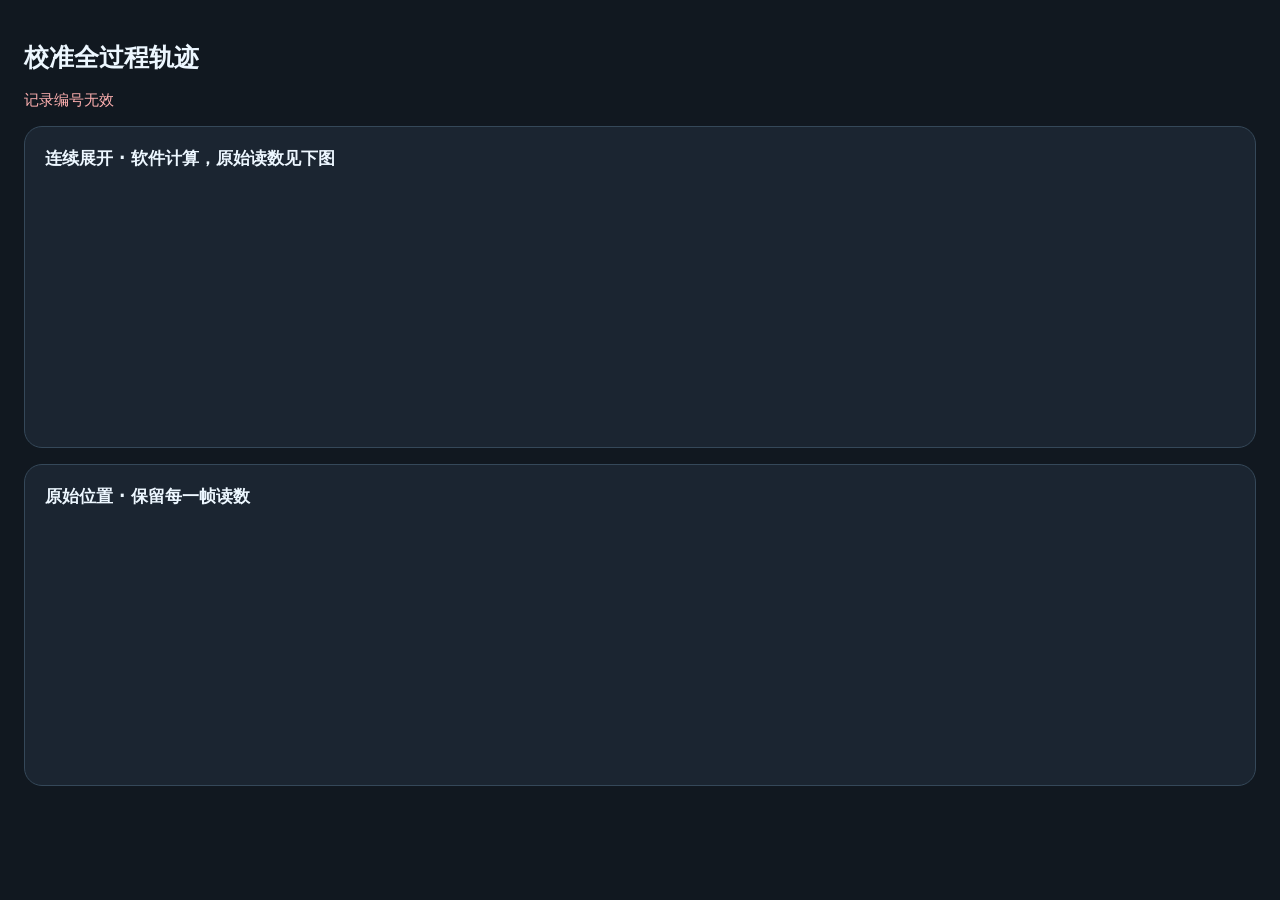
<file: host/calibration_trace.html>
<!doctype html><html lang="zh-CN"><meta charset="utf-8"><meta name="viewport" content="width=device-width,initial-scale=1"><title>校准全过程轨迹</title>
<style>*{box-sizing:border-box}body{margin:0;background:#111820;color:#edf7ff;font:15px system-ui;padding:24px}main{max-width:1300px;margin:auto}h1{font-size:25px}p{color:#abc1d4}section{padding:20px;background:#1b2531;border:1px solid #354859;border-radius:18px;margin:16px 0}canvas{width:100%;height:245px;display:block}h2{font-size:17px;margin:0 0 12px}a{color:#6fe2f9}.error{color:#ffb0b0}</style>
<main><h1>校准全过程轨迹</h1><p id="status">正在读取…</p><section><h2>连续展开 · 软件计算，原始读数见下图</h2><canvas id="continuous"></canvas></section><section><h2>原始位置 · 保留每一帧读数</h2><canvas id="raw"></canvas></section><a id="data" hidden>查看原始记录</a></main>
<script>
'use strict';
function plot(canvas,frames,field,standby){const width=canvas.clientWidth,height=245,dpr=devicePixelRatio||1;canvas.width=width*dpr;canvas.height=height*dpr;const c=canvas.getContext('2d');c.scale(dpr,dpr);const values=frames.map(f=>f[field]),min=values.reduce((m,v)=>Math.min(m,v),Infinity),max=values.reduce((m,v)=>Math.max(m,v),-Infinity),span=Math.max(1,max-min),end=Math.max(1,frames.at(-1).t_ms),left=62,right=width-16,top=18,bottom=height-30;const x=t=>left+(right-left)*t/end,y=v=>bottom-(bottom-top)*(v-min)/span;c.font='12px system-ui';c.strokeStyle='#354859';c.fillStyle='#abc1d4';for(let i=0;i<=4;i++){const value=min+span*i/4,py=y(value);c.beginPath();c.moveTo(left,py);c.lineTo(right,py);c.stroke();c.fillText(value.toFixed(1),4,py+4);}if(Number.isFinite(standby)){c.setLineDash([5,5]);c.strokeStyle='#f8d37b';c.beginPath();c.moveTo(left,y(standby));c.lineTo(right,y(standby));c.stroke();c.setLineDash([]);}c.strokeStyle='#60e3f5';c.lineWidth=1.5;c.beginPath();frames.forEach((f,i)=>{if(i)c.lineTo(x(f.t_ms),y(f[field]));else c.moveTo(x(f.t_ms),y(f[field]));});c.stroke();c.fillText('0 秒',left,height-8);c.fillText((end/1000).toFixed(2)+' 秒',right-65,height-8);}
(async()=>{const id=new URLSearchParams(location.search).get('id');if(!/^[a-f0-9]{32}$/.test(id||''))throw Error('记录编号无效');const url='/api/calibration/recording?id='+id,response=await fetch(url);if(!response.ok)throw Error('记录读取失败');const data=await response.json(),names=['拇指按压','拇指侧摆','食指','中指','无名指','小指'];document.getElementById('status').textContent=names[data.slot]+' · '+data.frames.length+' 帧 · '+(data.complete?'采集完成':'中断记录')+' · 原始数据完整保留';let standbyU;if(Number.isFinite(data.standby)){const nearest=data.frames.reduce((a,b)=>Math.abs(b.raw-data.standby)<Math.abs(a.raw-data.standby)?b:a);standbyU=nearest.unwrapped;}const draw=()=>{plot(document.getElementById('continuous'),data.frames,'unwrapped',standbyU);plot(document.getElementById('raw'),data.frames,'raw',data.standby);};draw();addEventListener('resize',draw);const link=document.getElementById('data');link.hidden=false;link.href=url;})().catch(e=>{const n=document.getElementById('status');n.className='error';n.textContent=e.message;});
</script></html>
</file>
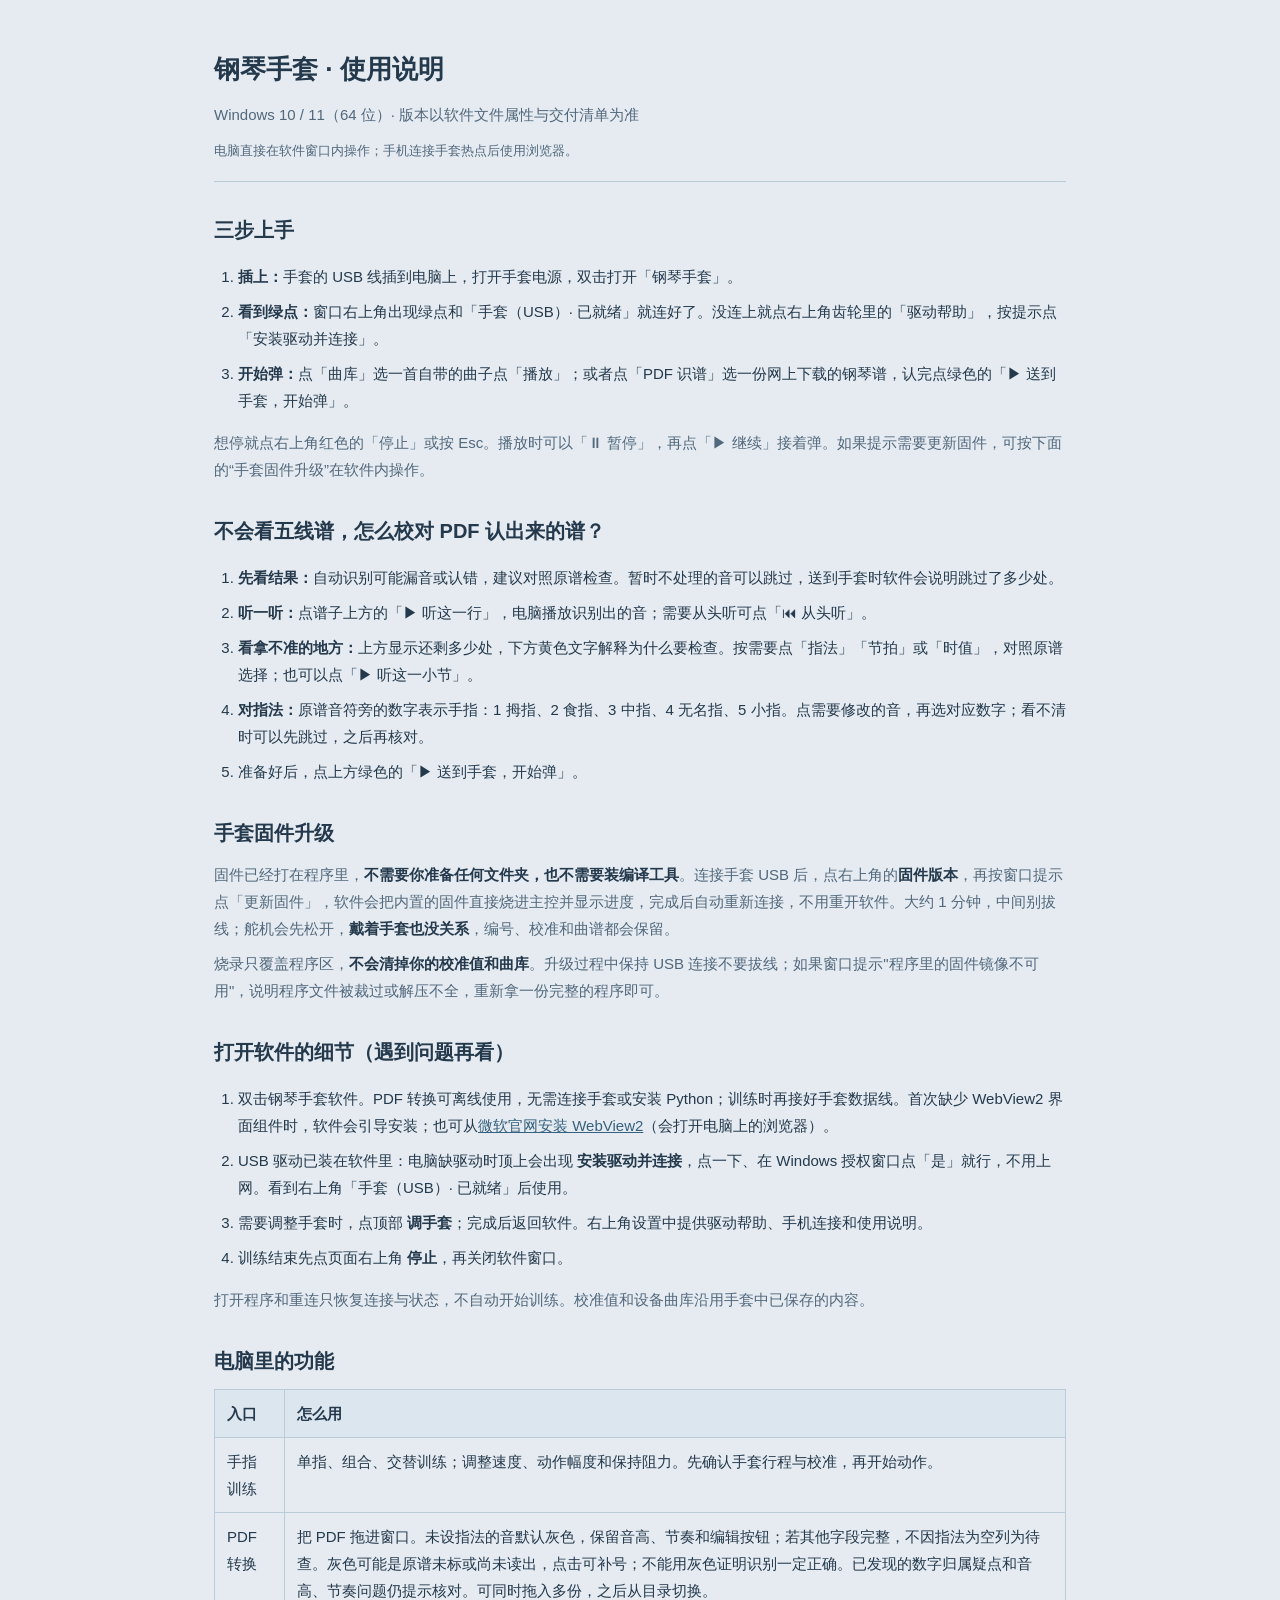
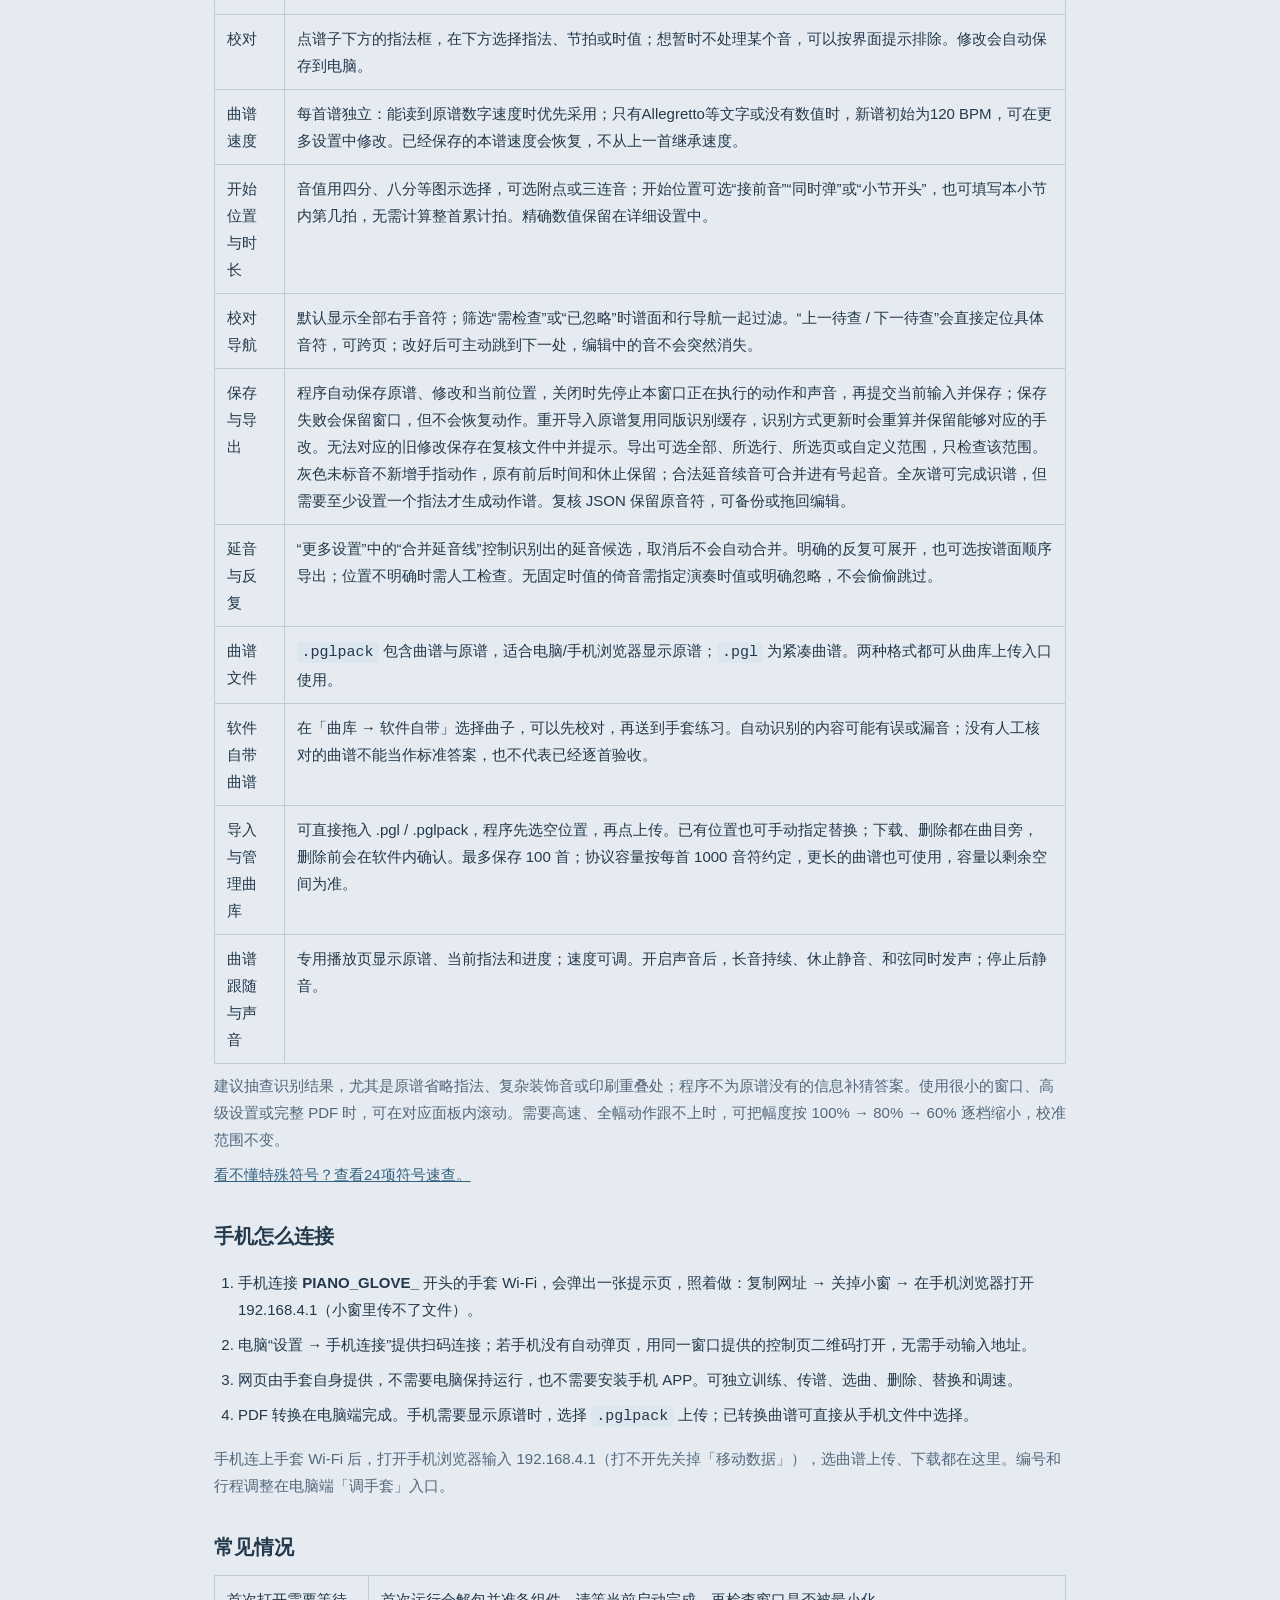
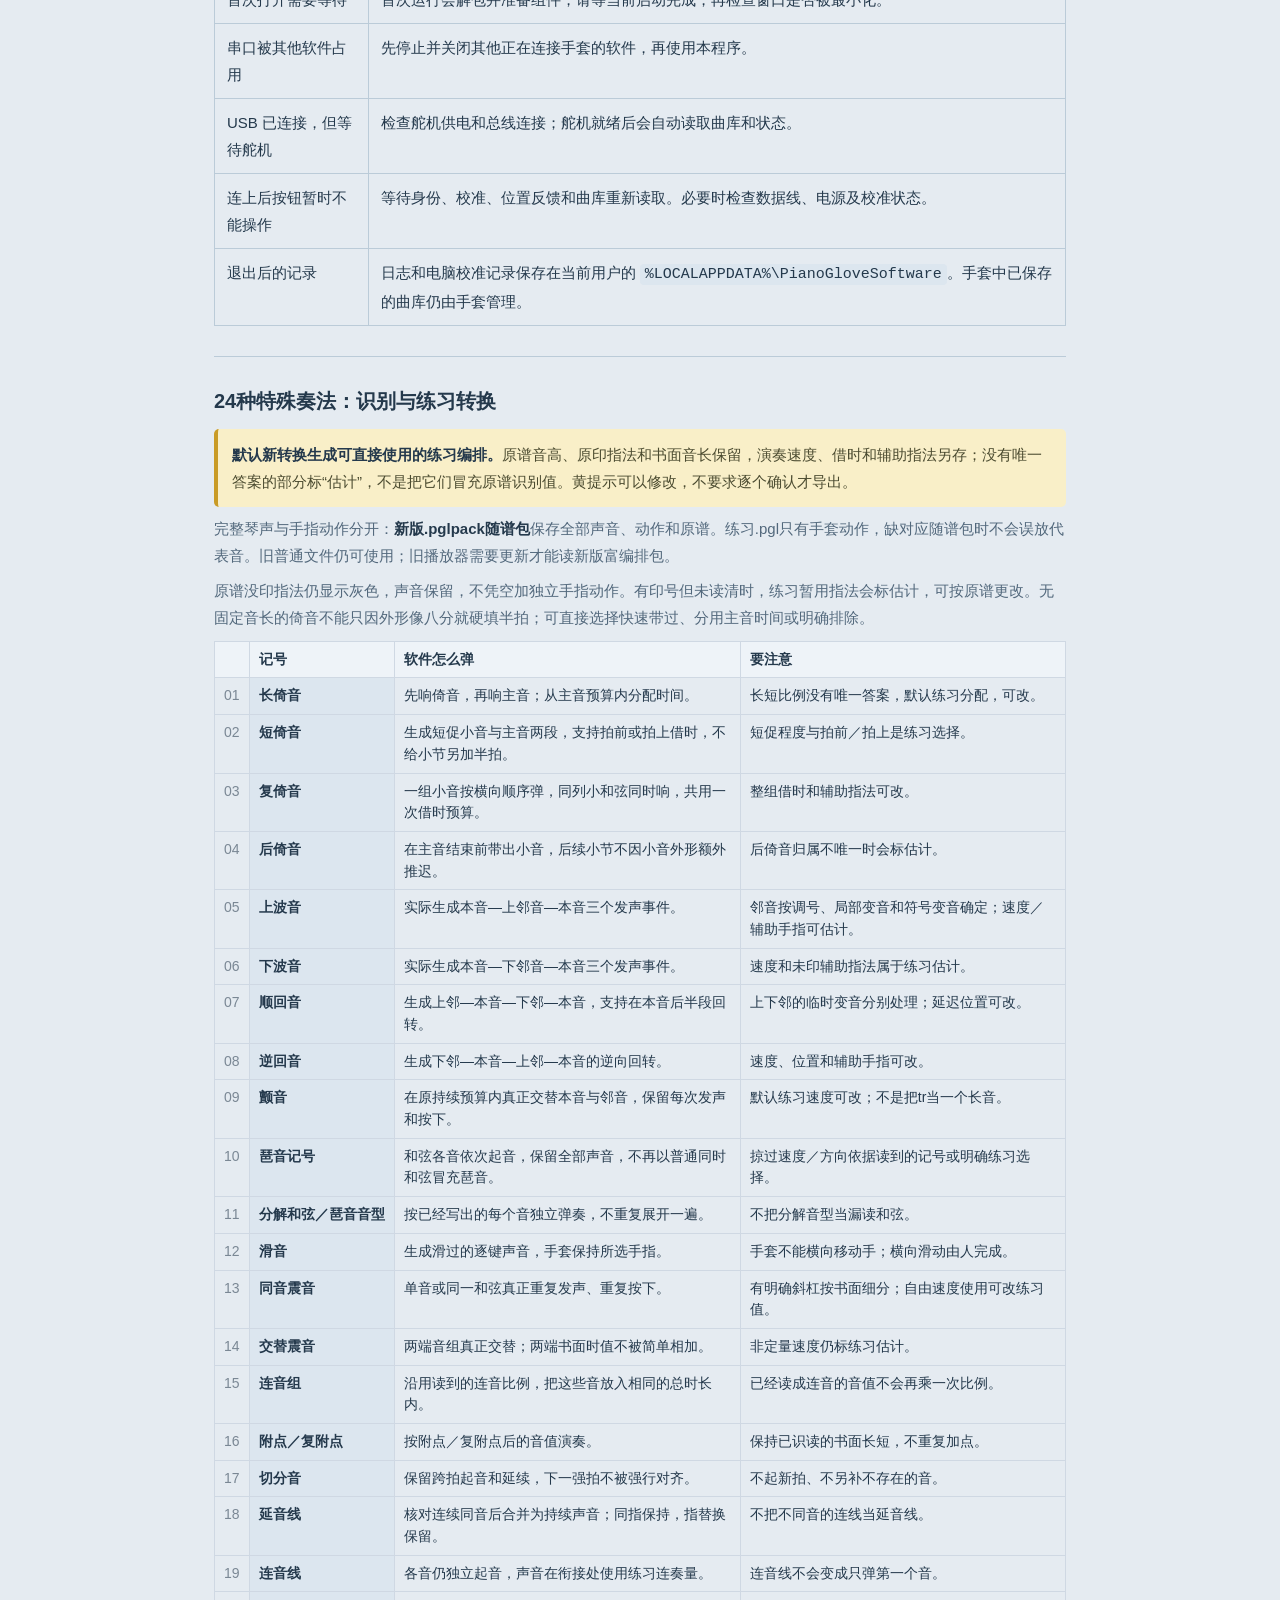
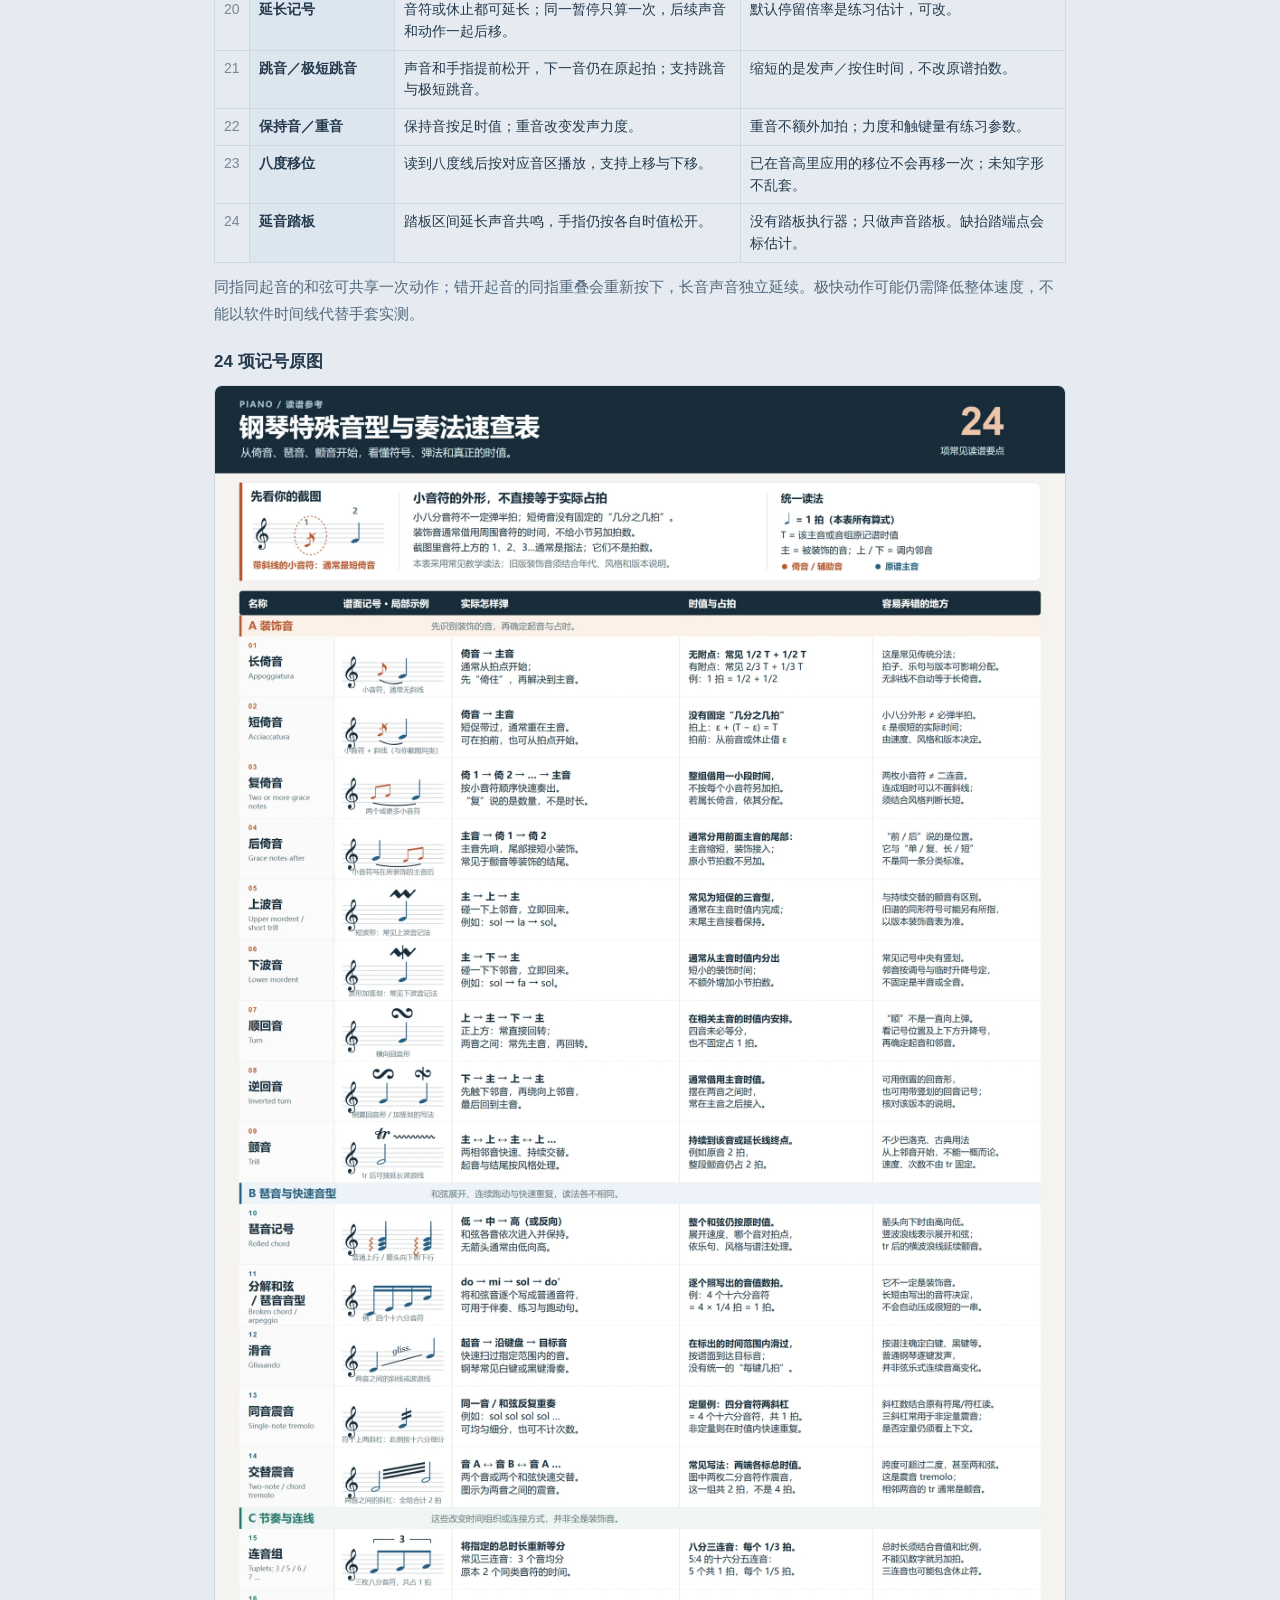
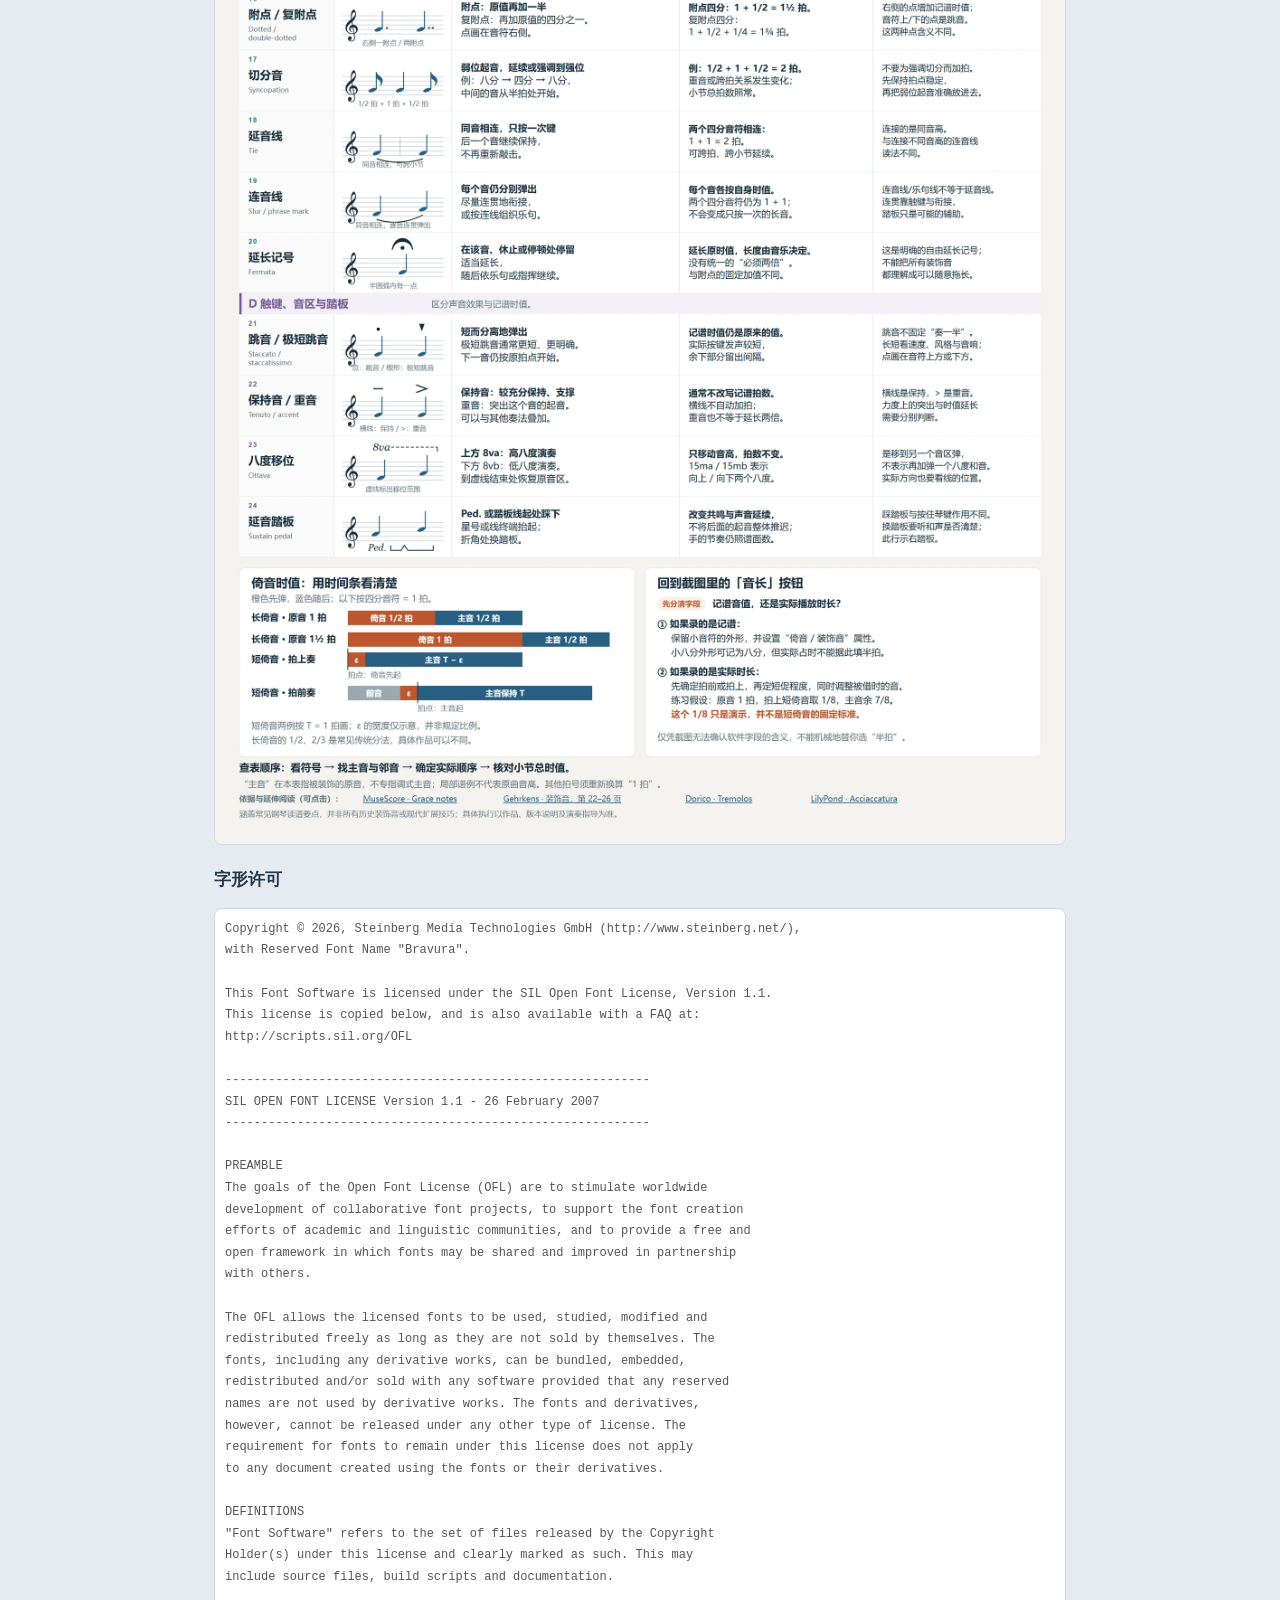
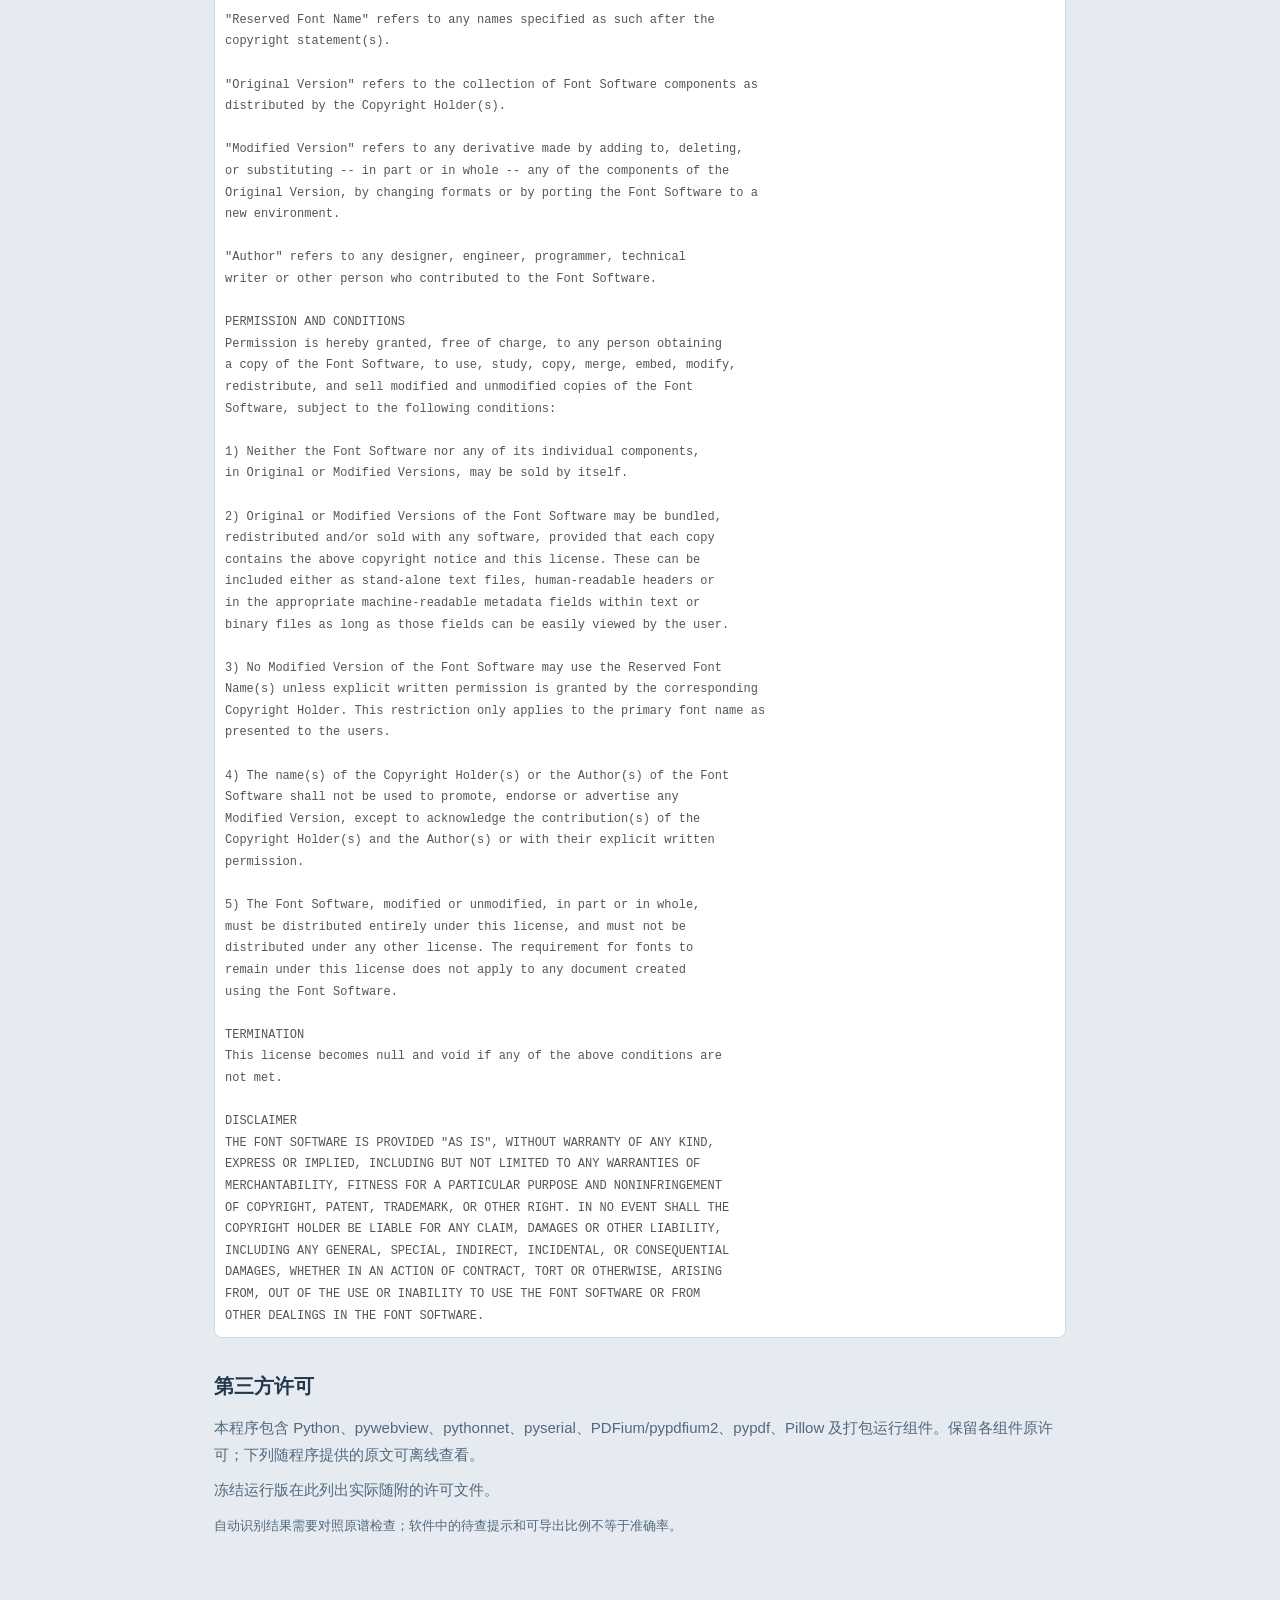
<file: host/guide.html>
<!doctype html>
<html lang="zh-CN"><head><meta charset="utf-8"><meta name="viewport" content="width=device-width,initial-scale=1"><title>钢琴手套 · 使用说明</title><style>
:root{color-scheme:dark}*{box-sizing:border-box}body{margin:0;background:#151b22;color:#edf6fd;font:15px/1.8 'Microsoft YaHei',sans-serif}main{max-width:900px;margin:auto;padding:28px 24px 60px}h1{font-size:26px;margin:0}h2{font-size:20px;margin:30px 0 10px}p{margin:8px 0;color:#b9cbd8}strong{color:#edf6fd}a{color:#65dddc}code{background:#243340;padding:2px 5px;border-radius:4px}table{width:100%;border-collapse:collapse}td,th{text-align:left;padding:10px 12px;border:1px solid #445b70;vertical-align:top}th{background:#202b37}small{color:#a9c1d3}ol{padding-left:24px}li{margin:8px 0}.intro{padding:18px 0;border-bottom:1px solid #445b70}.link-list{columns:2;overflow-wrap:anywhere}@media(max-width:600px){main{padding:20px 14px}.link-list{columns:1}td,th{padding:8px;font-size:13px}}
:root{color-scheme:light}body{background:#e5ebf1;color:#24394c}p,small{color:#52687c}strong{color:#24394c}a{color:#35617e}code,th{background:#dce6ef}td,th,.intro{border-color:#bbcbd8}</style></head><body><main>
<header class="intro"><h1>钢琴手套 · 使用说明</h1><p>Windows 10 / 11（64 位）· 版本以软件文件属性与交付清单为准</p><small>电脑直接在软件窗口内操作；手机连接手套热点后使用浏览器。</small></header>
<h2 id="start">三步上手</h2>
<ol class="quick-steps"><li><strong>插上：</strong>手套的 USB 线插到电脑上，打开手套电源，双击打开「钢琴手套」。</li><li><strong>看到绿点：</strong>窗口右上角出现绿点和「手套（USB）· 已就绪」就连好了。没连上就点右上角齿轮里的「驱动帮助」，按提示点「安装驱动并连接」。</li><li><strong>开始弹：</strong>点「曲库」选一首自带的曲子点「播放」；或者点「PDF 识谱」选一份网上下载的钢琴谱，认完点绿色的「▶ 送到手套，开始弹」。</li></ol>
<p>想停就点右上角红色的「停止」或按 Esc。播放时可以「⏸ 暂停」，再点「▶ 继续」接着弹。如果提示需要更新固件，可按下面的“手套固件升级”在软件内操作。</p>
<h2 id="proofread">不会看五线谱，怎么校对 PDF 认出来的谱？</h2>
<ol><li><strong>先看结果：</strong>自动识别可能漏音或认错，建议对照原谱检查。暂时不处理的音可以跳过，送到手套时软件会说明跳过了多少处。</li><li><strong>听一听：</strong>点谱子上方的「▶ 听这一行」，电脑播放识别出的音；需要从头听可点「⏮ 从头听」。</li><li><strong>看拿不准的地方：</strong>上方显示还剩多少处，下方黄色文字解释为什么要检查。按需要点「指法」「节拍」或「时值」，对照原谱选择；也可以点「▶ 听这一小节」。</li><li><strong>对指法：</strong>原谱音符旁的数字表示手指：1 拇指、2 食指、3 中指、4 无名指、5 小指。点需要修改的音，再选对应数字；看不清时可以先跳过，之后再核对。</li><li>准备好后，点上方绿色的「▶ 送到手套，开始弹」。</li></ol>
<h2 id="upgrade">手套固件升级</h2>
<p>固件已经打在程序里，<strong>不需要你准备任何文件夹，也不需要装编译工具</strong>。连接手套 USB 后，点右上角的<strong>固件版本</strong>，再按窗口提示点「更新固件」，软件会把内置的固件直接烧进主控并显示进度，完成后自动重新连接，不用重开软件。大约 1 分钟，中间别拔线；舵机会先松开，<strong>戴着手套也没关系</strong>，编号、校准和曲谱都会保留。</p>
<p>烧录只覆盖程序区，<strong>不会清掉你的校准值和曲库</strong>。升级过程中保持 USB 连接不要拔线；如果窗口提示"程序里的固件镜像不可用"，说明程序文件被裁过或解压不全，重新拿一份完整的程序即可。</p>
<h2>打开软件的细节（遇到问题再看）</h2>
<!-- desktop-runtime-edition -->
<ol><li>双击钢琴手套软件。PDF 转换可离线使用，无需连接手套或安装 Python；训练时再接好手套数据线。首次缺少 WebView2 界面组件时，软件会引导安装；也可从<a href="https://developer.microsoft.com/en-us/microsoft-edge/webview2/">微软官网安装 WebView2</a>（会打开电脑上的浏览器）。</li><li>USB 驱动已装在软件里：电脑缺驱动时顶上会出现 <strong>安装驱动并连接</strong>，点一下、在 Windows 授权窗口点「是」就行，不用上网。看到右上角「手套（USB）· 已就绪」后使用。</li><li>需要调整手套时，点顶部 <strong>调手套</strong>；完成后返回软件。右上角设置中提供驱动帮助、手机连接和使用说明。</li><li>训练结束先点页面右上角 <strong>停止</strong>，再关闭软件窗口。</li></ol>
<p>打开程序和重连只恢复连接与状态，不自动开始训练。校准值和设备曲库沿用手套中已保存的内容。</p>
<h2>电脑里的功能</h2>
<table><thead><tr><th>入口</th><th>怎么用</th></tr></thead><tbody>
<tr><td>手指训练</td><td>单指、组合、交替训练；调整速度、动作幅度和保持阻力。先确认手套行程与校准，再开始动作。</td></tr>
<tr><td>PDF 转换</td><td>把 PDF 拖进窗口。未设指法的音默认灰色，保留音高、节奏和编辑按钮；若其他字段完整，不因指法为空列为待查。灰色可能是原谱未标或尚未读出，点击可补号；不能用灰色证明识别一定正确。已发现的数字归属疑点和音高、节奏问题仍提示核对。可同时拖入多份，之后从目录切换。</td></tr>
<tr><td>校对</td><td>点谱子下方的指法框，在下方选择指法、节拍或时值；想暂时不处理某个音，可以按界面提示排除。修改会自动保存到电脑。</td></tr>
<tr><td>曲谱速度</td><td>每首谱独立：能读到原谱数字速度时优先采用；只有Allegretto等文字或没有数值时，新谱初始为120 BPM，可在更多设置中修改。已经保存的本谱速度会恢复，不从上一首继承速度。</td></tr>
<tr><td>开始位置与时长</td><td>音值用四分、八分等图示选择，可选附点或三连音；开始位置可选“接前音”“同时弹”或“小节开头”，也可填写本小节内第几拍，无需计算整首累计拍。精确数值保留在详细设置中。</td></tr>
<tr><td>校对导航</td><td>默认显示全部右手音符；筛选“需检查”或“已忽略”时谱面和行导航一起过滤。“上一待查 / 下一待查”会直接定位具体音符，可跨页；改好后可主动跳到下一处，编辑中的音不会突然消失。</td></tr>
<tr><td>保存与导出</td><td>程序自动保存原谱、修改和当前位置，关闭时先停止本窗口正在执行的动作和声音，再提交当前输入并保存；保存失败会保留窗口，但不会恢复动作。重开导入原谱复用同版识别缓存，识别方式更新时会重算并保留能够对应的手改。无法对应的旧修改保存在复核文件中并提示。导出可选全部、所选行、所选页或自定义范围，只检查该范围。灰色未标音不新增手指动作，原有前后时间和休止保留；合法延音续音可合并进有号起音。全灰谱可完成识谱，但需要至少设置一个指法才生成动作谱。复核 JSON 保留原音符，可备份或拖回编辑。</td></tr>
<tr><td>延音与反复</td><td>“更多设置”中的“合并延音线”控制识别出的延音候选，取消后不会自动合并。明确的反复可展开，也可选按谱面顺序导出；位置不明确时需人工检查。无固定时值的倚音需指定演奏时值或明确忽略，不会偷偷跳过。</td></tr>
<tr><td>曲谱文件</td><td><code>.pglpack</code> 包含曲谱与原谱，适合电脑/手机浏览器显示原谱；<code>.pgl</code> 为紧凑曲谱。两种格式都可从曲库上传入口使用。</td></tr>
<tr><td>软件自带曲谱</td><td>在「曲库 → 软件自带」选择曲子，可以先校对，再送到手套练习。自动识别的内容可能有误或漏音；没有人工核对的曲谱不能当作标准答案，也不代表已经逐首验收。</td></tr>
<tr><td>导入与管理曲库</td><td>可直接拖入 .pgl / .pglpack，程序先选空位置，再点上传。已有位置也可手动指定替换；下载、删除都在曲目旁，删除前会在软件内确认。最多保存 100 首；协议容量按每首 1000 音符约定，更长的曲谱也可使用，容量以剩余空间为准。</td></tr>
<tr><td>曲谱跟随与声音</td><td>专用播放页显示原谱、当前指法和进度；速度可调。开启声音后，长音持续、休止静音、和弦同时发声；停止后静音。</td></tr>
</tbody></table>
<p>建议抽查识别结果，尤其是原谱省略指法、复杂装饰音或印刷重叠处；程序不为原谱没有的信息补猜答案。使用很小的窗口、高级设置或完整 PDF 时，可在对应面板内滚动。需要高速、全幅动作跟不上时，可把幅度按 100% → 80% → 60% 逐档缩小，校准范围不变。</p>
<p><a href="#notation">看不懂特殊符号？查看24项符号速查。</a></p>
<h2 id="phone">手机怎么连接</h2>
<ol><li>手机连接 <strong>PIANO_GLOVE_</strong> 开头的手套 Wi-Fi，会弹出一张提示页，照着做：复制网址 → 关掉小窗 → 在手机浏览器打开 192.168.4.1（小窗里传不了文件）。</li><li>电脑“设置 → 手机连接”提供扫码连接；若手机没有自动弹页，用同一窗口提供的控制页二维码打开，无需手动输入地址。</li><li>网页由手套自身提供，不需要电脑保持运行，也不需要安装手机 APP。可独立训练、传谱、选曲、删除、替换和调速。</li><li>PDF 转换在电脑端完成。手机需要显示原谱时，选择 <code>.pglpack</code> 上传；已转换曲谱可直接从手机文件中选择。</li></ol>
<p>手机连上手套 Wi-Fi 后，打开手机浏览器输入 192.168.4.1（打不开先关掉「移动数据」），选曲谱上传、下载都在这里。编号和行程调整在电脑端「调手套」入口。</p>
<h2>常见情况</h2>
<table><tbody><tr><td>首次打开需要等待</td><td>首次运行会解包并准备组件，请等当前启动完成，再检查窗口是否被最小化。</td></tr><tr><td>串口被其他软件占用</td><td>先停止并关闭其他正在连接手套的软件，再使用本程序。</td></tr><tr><td>USB 已连接，但等待舵机</td><td>检查舵机供电和总线连接；舵机就绪后会自动读取曲库和状态。</td></tr><tr><td>连上后按钮暂时不能操作</td><td>等待身份、校准、位置反馈和曲库重新读取。必要时检查数据线、电源及校准状态。</td></tr><tr><td>退出后的记录</td><td>日志和电脑校准记录保存在当前用户的 <code>%LOCALAPPDATA%\PianoGloveSoftware</code>。手套中已保存的曲库仍由手套管理。</td></tr></tbody></table>
<!-- BEGIN customer-notation-reference --><style>
.notation-reference{margin-top:30px;border-top:1px solid #bbcbd8;padding-top:8px}.notation-reference h2{margin-top:18px}.notation-reference h3{margin:20px 0 8px;font-size:17px}.notation-reference .nr-intro{padding:12px 14px;background:#f9efc8;border-left:4px solid #c99b26;border-radius:5px;color:#4b4b30}.notation-reference nav{display:flex;gap:8px;flex-wrap:wrap;margin:12px 0}.notation-reference nav a{padding:5px 10px;border:1px solid #bbcbd8;border-radius:5px;text-decoration:none}.notation-reference .nr-item{margin:7px 0;border:1px solid #bbcbd8;border-radius:7px;background:#f5f8fb;overflow:hidden}.notation-reference summary{cursor:pointer;padding:10px 12px;line-height:1.6}.notation-reference .nr-number{display:inline-block;color:#587086;min-width:30px}.notation-reference .nr-plain{display:block;color:#52687c;font-size:13px;margin-left:30px}.notation-reference .nr-body{padding:0 14px 12px}.notation-reference .nr-body p{margin:7px 0}.notation-reference .nr-boundary{background:#e6edf3;border-radius:4px;padding:8px 10px}.notation-reference .nr-plan{margin-top:8px;border-top:1px solid #c7d4df;padding-top:3px}.notation-reference .nr-plan summary{padding:5px 0;color:#52687c;font-size:13px}.notation-reference .nr-original{font-size:13px}.notation-reference small{display:block}.notation-reference a{overflow-wrap:anywhere}@media(max-width:600px){.notation-reference summary{padding:9px}.notation-reference .nr-body{padding:0 10px 10px}.notation-reference .nr-plain{margin-left:0;margin-top:4px}}
.nr-table-wrap{overflow-x:auto;margin:10px 0}.nr-table{width:100%;border-collapse:collapse;font-size:14px;line-height:1.55}.nr-table th,.nr-table td{border:1px solid #cfd8e3;padding:7px 9px;text-align:left;vertical-align:top}.nr-table thead th{background:#eef3f8}.nr-table tbody th{white-space:nowrap}.nr-n{color:#7a8794;width:2.5em}.nr-figure{display:block;width:100%;height:auto;max-width:1100px;background:#fff;border:1px solid #cfd8e3;border-radius:8px;margin:8px 0}.nr-license{white-space:pre-wrap;font-size:12px;color:#555;background:#fff;border:1px solid #cfd8e3;border-radius:8px;padding:10px;max-height:none}
</style><section class="notation-reference" id="notation"><h2>24种特殊奏法：识别与练习转换</h2><p class="nr-intro"><strong>默认新转换生成可直接使用的练习编排。</strong>原谱音高、原印指法和书面音长保留，演奏速度、借时和辅助指法另存；没有唯一答案的部分标“估计”，不是把它们冒充原谱识别值。黄提示可以修改，不要求逐个确认才导出。</p><p>完整琴声与手指动作分开：<strong>新版.pglpack随谱包</strong>保存全部声音、动作和原谱。练习.pgl只有手套动作，缺对应随谱包时不会误放代表音。旧普通文件仍可使用；旧播放器需要更新才能读新版富编排包。</p><p>原谱没印指法仍显示灰色，声音保留，不凭空加独立手指动作。有印号但未读清时，练习暂用指法会标估计，可按原谱更改。无固定音长的倚音不能只因外形像八分就硬填半拍；可直接选择快速带过、分用主音时间或明确排除。</p><div class="nr-table-wrap"><table class="nr-table"><thead><tr><th></th><th>记号</th><th>软件怎么弹</th><th>要注意</th></tr></thead><tbody><tr><td class="nr-n">01</td><th>长倚音</th><td>先响倚音，再响主音；从主音预算内分配时间。</td><td>长短比例没有唯一答案，默认练习分配，可改。</td></tr><tr><td class="nr-n">02</td><th>短倚音</th><td>生成短促小音与主音两段，支持拍前或拍上借时，不给小节另加半拍。</td><td>短促程度与拍前／拍上是练习选择。</td></tr><tr><td class="nr-n">03</td><th>复倚音</th><td>一组小音按横向顺序弹，同列小和弦同时响，共用一次借时预算。</td><td>整组借时和辅助指法可改。</td></tr><tr><td class="nr-n">04</td><th>后倚音</th><td>在主音结束前带出小音，后续小节不因小音外形额外推迟。</td><td>后倚音归属不唯一时会标估计。</td></tr><tr><td class="nr-n">05</td><th>上波音</th><td>实际生成本音—上邻音—本音三个发声事件。</td><td>邻音按调号、局部变音和符号变音确定；速度／辅助手指可估计。</td></tr><tr><td class="nr-n">06</td><th>下波音</th><td>实际生成本音—下邻音—本音三个发声事件。</td><td>速度和未印辅助指法属于练习估计。</td></tr><tr><td class="nr-n">07</td><th>顺回音</th><td>生成上邻—本音—下邻—本音，支持在本音后半段回转。</td><td>上下邻的临时变音分别处理；延迟位置可改。</td></tr><tr><td class="nr-n">08</td><th>逆回音</th><td>生成下邻—本音—上邻—本音的逆向回转。</td><td>速度、位置和辅助手指可改。</td></tr><tr><td class="nr-n">09</td><th>颤音</th><td>在原持续预算内真正交替本音与邻音，保留每次发声和按下。</td><td>默认练习速度可改；不是把tr当一个长音。</td></tr><tr><td class="nr-n">10</td><th>琶音记号</th><td>和弦各音依次起音，保留全部声音，不再以普通同时和弦冒充琶音。</td><td>掠过速度／方向依据读到的记号或明确练习选择。</td></tr><tr><td class="nr-n">11</td><th>分解和弦／琶音音型</th><td>按已经写出的每个音独立弹奏，不重复展开一遍。</td><td>不把分解音型当漏读和弦。</td></tr><tr><td class="nr-n">12</td><th>滑音</th><td>生成滑过的逐键声音，手套保持所选手指。</td><td>手套不能横向移动手；横向滑动由人完成。</td></tr><tr><td class="nr-n">13</td><th>同音震音</th><td>单音或同一和弦真正重复发声、重复按下。</td><td>有明确斜杠按书面细分；自由速度使用可改练习值。</td></tr><tr><td class="nr-n">14</td><th>交替震音</th><td>两端音组真正交替；两端书面时值不被简单相加。</td><td>非定量速度仍标练习估计。</td></tr><tr><td class="nr-n">15</td><th>连音组</th><td>沿用读到的连音比例，把这些音放入相同的总时长内。</td><td>已经读成连音的音值不会再乘一次比例。</td></tr><tr><td class="nr-n">16</td><th>附点／复附点</th><td>按附点／复附点后的音值演奏。</td><td>保持已识读的书面长短，不重复加点。</td></tr><tr><td class="nr-n">17</td><th>切分音</th><td>保留跨拍起音和延续，下一强拍不被强行对齐。</td><td>不起新拍、不另补不存在的音。</td></tr><tr><td class="nr-n">18</td><th>延音线</th><td>核对连续同音后合并为持续声音；同指保持，指替换保留。</td><td>不把不同音的连线当延音线。</td></tr><tr><td class="nr-n">19</td><th>连音线</th><td>各音仍独立起音，声音在衔接处使用练习连奏量。</td><td>连音线不会变成只弹第一个音。</td></tr><tr><td class="nr-n">20</td><th>延长记号</th><td>音符或休止都可延长；同一暂停只算一次，后续声音和动作一起后移。</td><td>默认停留倍率是练习估计，可改。</td></tr><tr><td class="nr-n">21</td><th>跳音／极短跳音</th><td>声音和手指提前松开，下一音仍在原起拍；支持跳音与极短跳音。</td><td>缩短的是发声／按住时间，不改原谱拍数。</td></tr><tr><td class="nr-n">22</td><th>保持音／重音</th><td>保持音按足时值；重音改变发声力度。</td><td>重音不额外加拍；力度和触键量有练习参数。</td></tr><tr><td class="nr-n">23</td><th>八度移位</th><td>读到八度线后按对应音区播放，支持上移与下移。</td><td>已在音高里应用的移位不会再移一次；未知字形不乱套。</td></tr><tr><td class="nr-n">24</td><th>延音踏板</th><td>踏板区间延长声音共鸣，手指仍按各自时值松开。</td><td>没有踏板执行器；只做声音踏板。缺抬踏端点会标估计。</td></tr></tbody></table></div><p>同指同起音的和弦可共享一次动作；错开起音的同指重叠会重新按下，长音声音独立延续。极快动作可能仍需降低整体速度，不能以软件时间线代替手套实测。</p><h3>24 项记号原图</h3><img class="nr-figure" src="assets/notation/piano-notation-reference.webp" width="1880" height="4552" alt="24 项钢琴记号原图"><h3>字形许可</h3><pre class="nr-license">Copyright © 2026, Steinberg Media Technologies GmbH (http://www.steinberg.net/),
with Reserved Font Name &quot;Bravura&quot;.

This Font Software is licensed under the SIL Open Font License, Version 1.1.
This license is copied below, and is also available with a FAQ at:
http://scripts.sil.org/OFL

-----------------------------------------------------------
SIL OPEN FONT LICENSE Version 1.1 - 26 February 2007
-----------------------------------------------------------

PREAMBLE
The goals of the Open Font License (OFL) are to stimulate worldwide
development of collaborative font projects, to support the font creation
efforts of academic and linguistic communities, and to provide a free and
open framework in which fonts may be shared and improved in partnership
with others.

The OFL allows the licensed fonts to be used, studied, modified and
redistributed freely as long as they are not sold by themselves. The
fonts, including any derivative works, can be bundled, embedded,
redistributed and/or sold with any software provided that any reserved
names are not used by derivative works. The fonts and derivatives,
however, cannot be released under any other type of license. The
requirement for fonts to remain under this license does not apply
to any document created using the fonts or their derivatives.

DEFINITIONS
&quot;Font Software&quot; refers to the set of files released by the Copyright
Holder(s) under this license and clearly marked as such. This may
include source files, build scripts and documentation.

&quot;Reserved Font Name&quot; refers to any names specified as such after the
copyright statement(s).

&quot;Original Version&quot; refers to the collection of Font Software components as
distributed by the Copyright Holder(s).

&quot;Modified Version&quot; refers to any derivative made by adding to, deleting,
or substituting -- in part or in whole -- any of the components of the
Original Version, by changing formats or by porting the Font Software to a
new environment.

&quot;Author&quot; refers to any designer, engineer, programmer, technical
writer or other person who contributed to the Font Software.

PERMISSION AND CONDITIONS
Permission is hereby granted, free of charge, to any person obtaining
a copy of the Font Software, to use, study, copy, merge, embed, modify,
redistribute, and sell modified and unmodified copies of the Font
Software, subject to the following conditions:

1) Neither the Font Software nor any of its individual components,
in Original or Modified Versions, may be sold by itself.

2) Original or Modified Versions of the Font Software may be bundled,
redistributed and/or sold with any software, provided that each copy
contains the above copyright notice and this license. These can be
included either as stand-alone text files, human-readable headers or
in the appropriate machine-readable metadata fields within text or
binary files as long as those fields can be easily viewed by the user.

3) No Modified Version of the Font Software may use the Reserved Font
Name(s) unless explicit written permission is granted by the corresponding
Copyright Holder. This restriction only applies to the primary font name as
presented to the users.

4) The name(s) of the Copyright Holder(s) or the Author(s) of the Font
Software shall not be used to promote, endorse or advertise any
Modified Version, except to acknowledge the contribution(s) of the
Copyright Holder(s) and the Author(s) or with their explicit written
permission.

5) The Font Software, modified or unmodified, in part or in whole,
must be distributed entirely under this license, and must not be
distributed under any other license. The requirement for fonts to
remain under this license does not apply to any document created
using the Font Software.

TERMINATION
This license becomes null and void if any of the above conditions are
not met.

DISCLAIMER
THE FONT SOFTWARE IS PROVIDED &quot;AS IS&quot;, WITHOUT WARRANTY OF ANY KIND,
EXPRESS OR IMPLIED, INCLUDING BUT NOT LIMITED TO ANY WARRANTIES OF
MERCHANTABILITY, FITNESS FOR A PARTICULAR PURPOSE AND NONINFRINGEMENT
OF COPYRIGHT, PATENT, TRADEMARK, OR OTHER RIGHT. IN NO EVENT SHALL THE
COPYRIGHT HOLDER BE LIABLE FOR ANY CLAIM, DAMAGES OR OTHER LIABILITY,
INCLUDING ANY GENERAL, SPECIAL, INDIRECT, INCIDENTAL, OR CONSEQUENTIAL
DAMAGES, WHETHER IN AN ACTION OF CONTRACT, TORT OR OTHERWISE, ARISING
FROM, OUT OF THE USE OR INABILITY TO USE THE FONT SOFTWARE OR FROM
OTHER DEALINGS IN THE FONT SOFTWARE.
</pre></section><!-- END customer-notation-reference -->

<h2 id="licenses">第三方许可</h2>
<p>本程序包含 Python、pywebview、pythonnet、pyserial、PDFium/pypdfium2、pypdf、Pillow 及打包运行组件。保留各组件原许可；下列随程序提供的原文可离线查看。</p>
<div id="license-files"><p>冻结运行版在此列出实际随附的许可文件。</p></div>
<footer><p><small>自动识别结果需要对照原谱检查；软件中的待查提示和可导出比例不等于准确率。</small></p></footer>
</main></body></html>
</file>
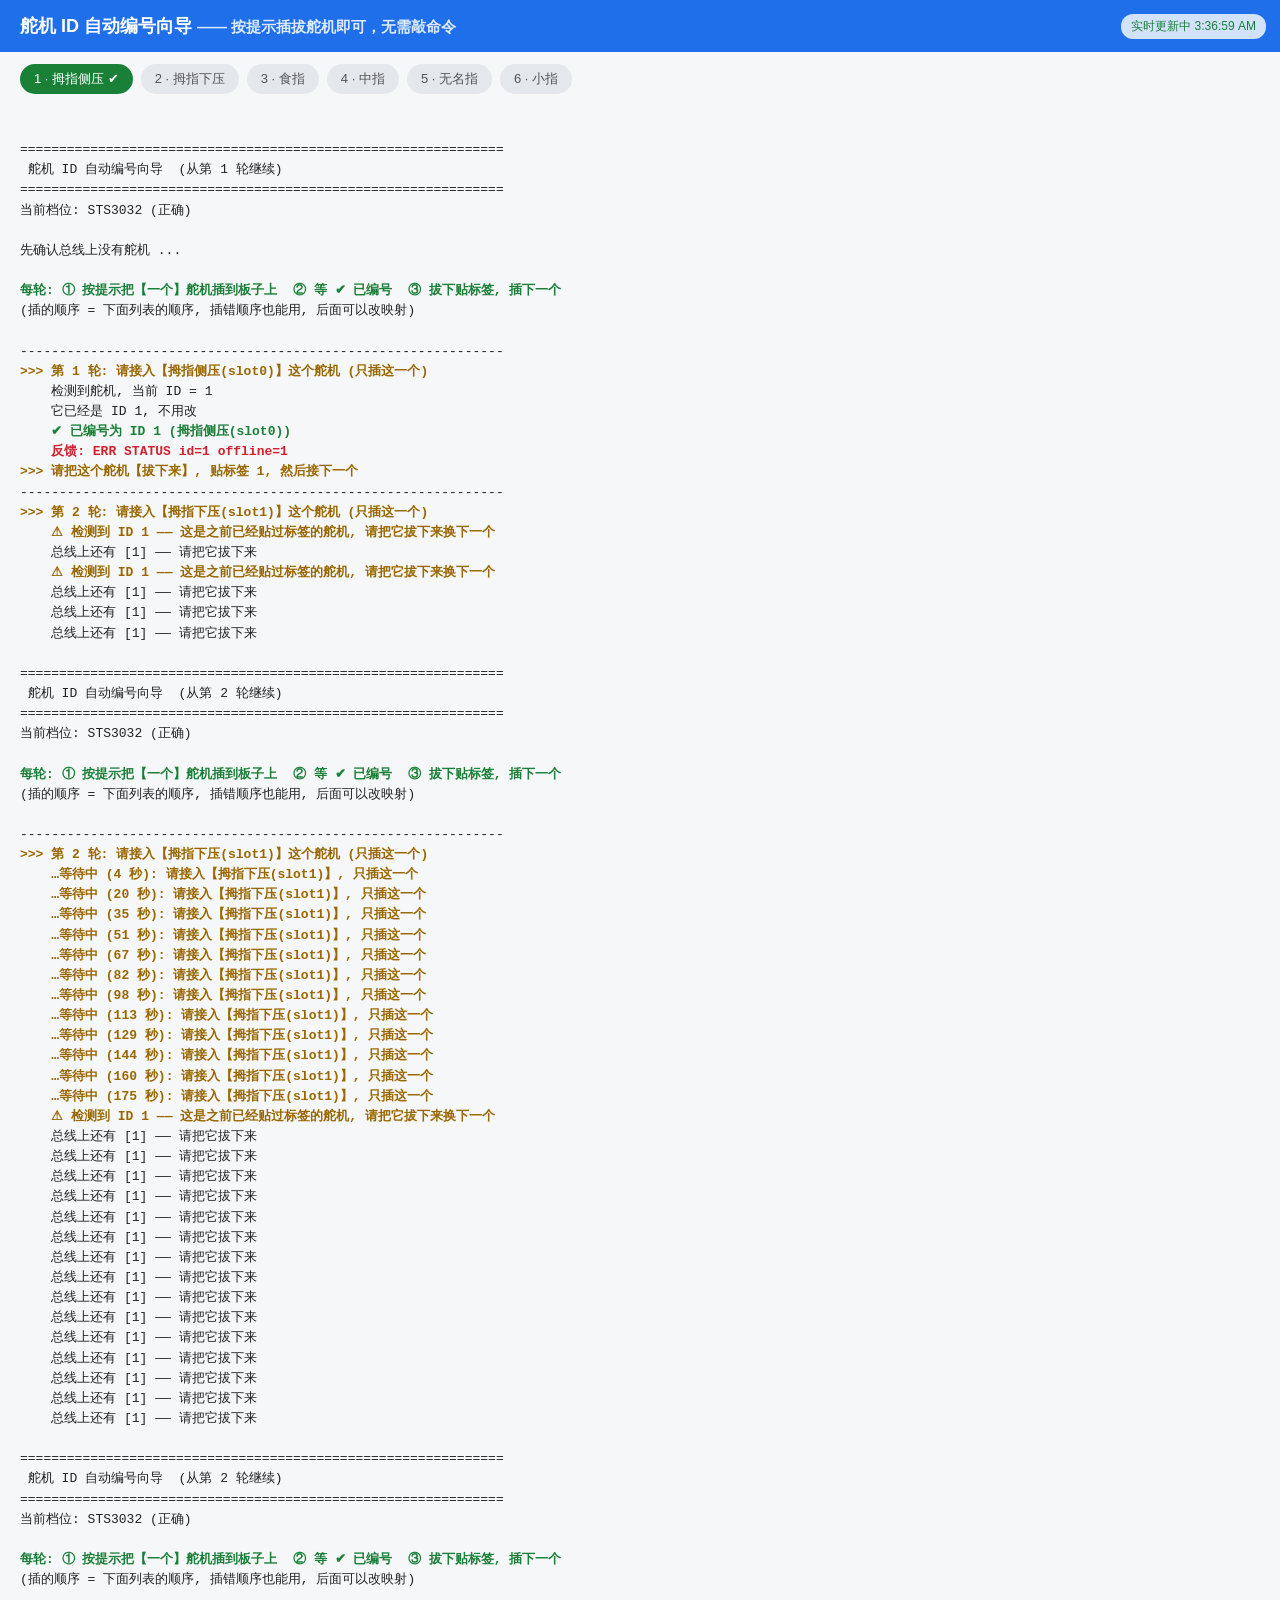
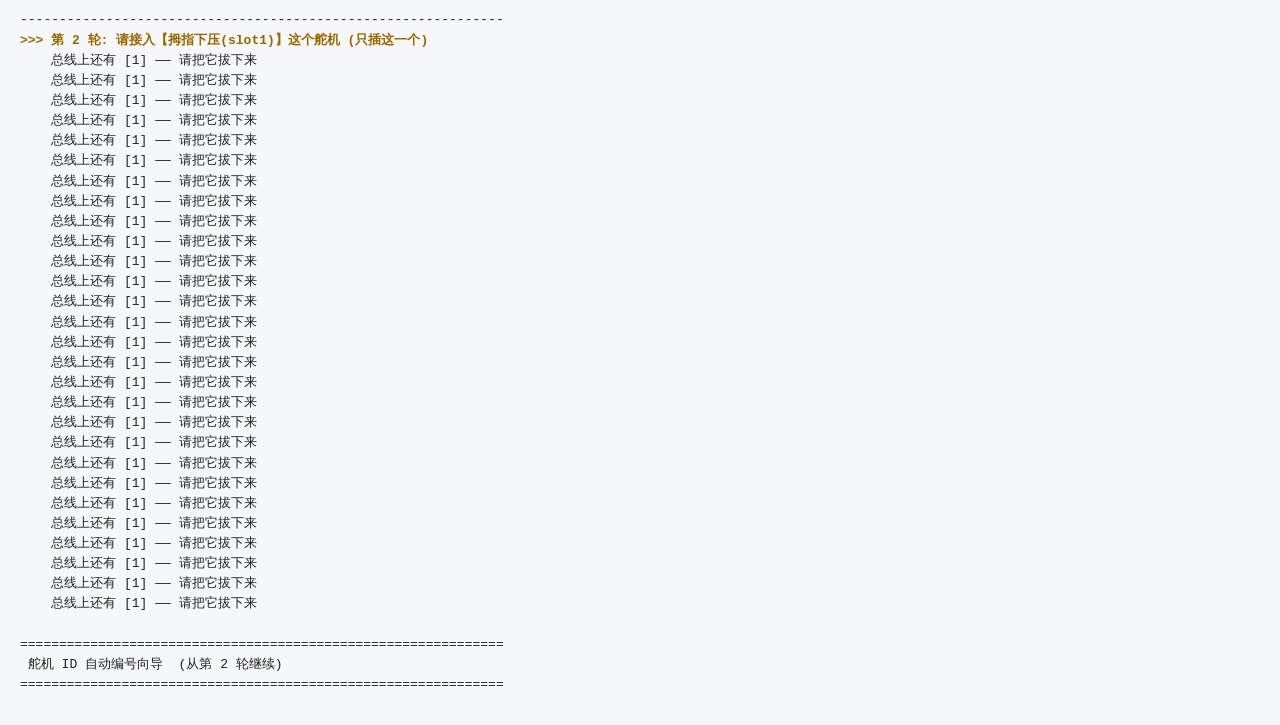
<file: host/live.html>
<!DOCTYPE html>
<html lang="zh">
<head>
<meta charset="utf-8">
<title>舵机编号向导 · 实时进度</title>
<style>
  :root { color-scheme: light; }
  body { font-family: "Segoe UI", "Microsoft YaHei", sans-serif; margin: 0; background: #f6f7f9; color: #222; }
  header { padding: 14px 20px; background: #1f6feb; color: #fff; }
  header h1 { margin: 0; font-size: 18px; font-weight: 600; }
  header small { opacity: .85; }
  #bar { display: flex; gap: 8px; padding: 12px 20px; flex-wrap: wrap; }
  .step { padding: 6px 14px; border-radius: 16px; background: #e4e7ec; color: #555; font-size: 13px; }
  .step.done { background: #1a7f37; color: #fff; }
  .step.cur  { background: #d29922; color: #fff; animation: pulse 1.2s infinite; }
  @keyframes pulse { 50% { opacity: .55; } }
  pre { margin: 0; padding: 14px 20px 30px; font: 13px/1.55 Consolas, "Courier New", monospace;
        white-space: pre-wrap; word-break: break-all; }
  .ok   { color: #1a7f37; font-weight: 600; }
  .err  { color: #cf222e; font-weight: 600; }
  .warn { color: #9a6700; font-weight: 600; }
  #state { position: fixed; right: 14px; top: 14px; font-size: 12px; background: #ffffffcc;
           padding: 4px 10px; border-radius: 12px; }
</style>
</head>
<body>
<header>
  <h1>舵机 ID 自动编号向导 <small>—— 按提示插拔舵机即可，无需敲命令</small></h1>
</header>
<div id="state">连接中…</div>
<div id="bar"></div>
<pre id="log">加载中…</pre>
<script>
const TARGETS = ["拇指侧压", "拇指下压", "食指", "中指", "无名指", "小指"];
let lastLen = -1;
function esc(s){ return s.replace(/&/g,"&amp;").replace(/</g,"&lt;"); }
function colorize(line){
  if (/✔|全部完成/.test(line)) return '<span class="ok">'+esc(line)+'</span>';
  if (/✘|ERR|失败/.test(line))  return '<span class="err">'+esc(line)+'</span>';
  if (/⚠|请拔掉|请接入|请把这个舵机/.test(line)) return '<span class="warn">'+esc(line)+'</span>';
  return esc(line);
}
function renderBar(txt){
  const bar = document.getElementById("bar");
  let cur = -1, done = 0;
  const m = [...txt.matchAll(/✔ 已编号为 ID (\d+)/g)];
  done = new Set(m.map(x => +x[1])).size;
  const wait = txt.match(/>>> 第 (\d) 轮[^]*?$/);
  cur = wait ? +wait[1] : (done >= 6 ? -1 : done + 1);
  bar.innerHTML = TARGETS.map((n, i) => {
    const k = i + 1;
    const cls = k <= done ? "step done" : (k === cur ? "step cur" : "step");
    return '<span class="'+cls+'">'+k+" · "+n+(k<=done?" ✔":"")+'</span>';
  }).join("");
}
async function tick(){
  try {
    const r = await fetch("assign_log.txt?t=" + Date.now(), {cache: "no-store"});
    if (!r.ok) throw new Error(r.status);
    const txt = await r.text();
    const pre = document.getElementById("log");
    const stick = pre.scrollTop + pre.clientHeight >= pre.scrollHeight - 30;
    pre.innerHTML = txt.split("\n").map(colorize).join("\n");
    renderBar(txt);
    if (stick) pre.scrollTop = pre.scrollHeight;
    document.getElementById("state").textContent = "实时更新中 " + new Date().toLocaleTimeString();
    document.getElementById("state").style.color = "#1a7f37";
  } catch (e) {
    document.getElementById("state").textContent = "读取失败: " + e.message;
    document.getElementById("state").style.color = "#cf222e";
  }
}
tick();
setInterval(tick, 1500);
</script>
</body>
</html>
</file>
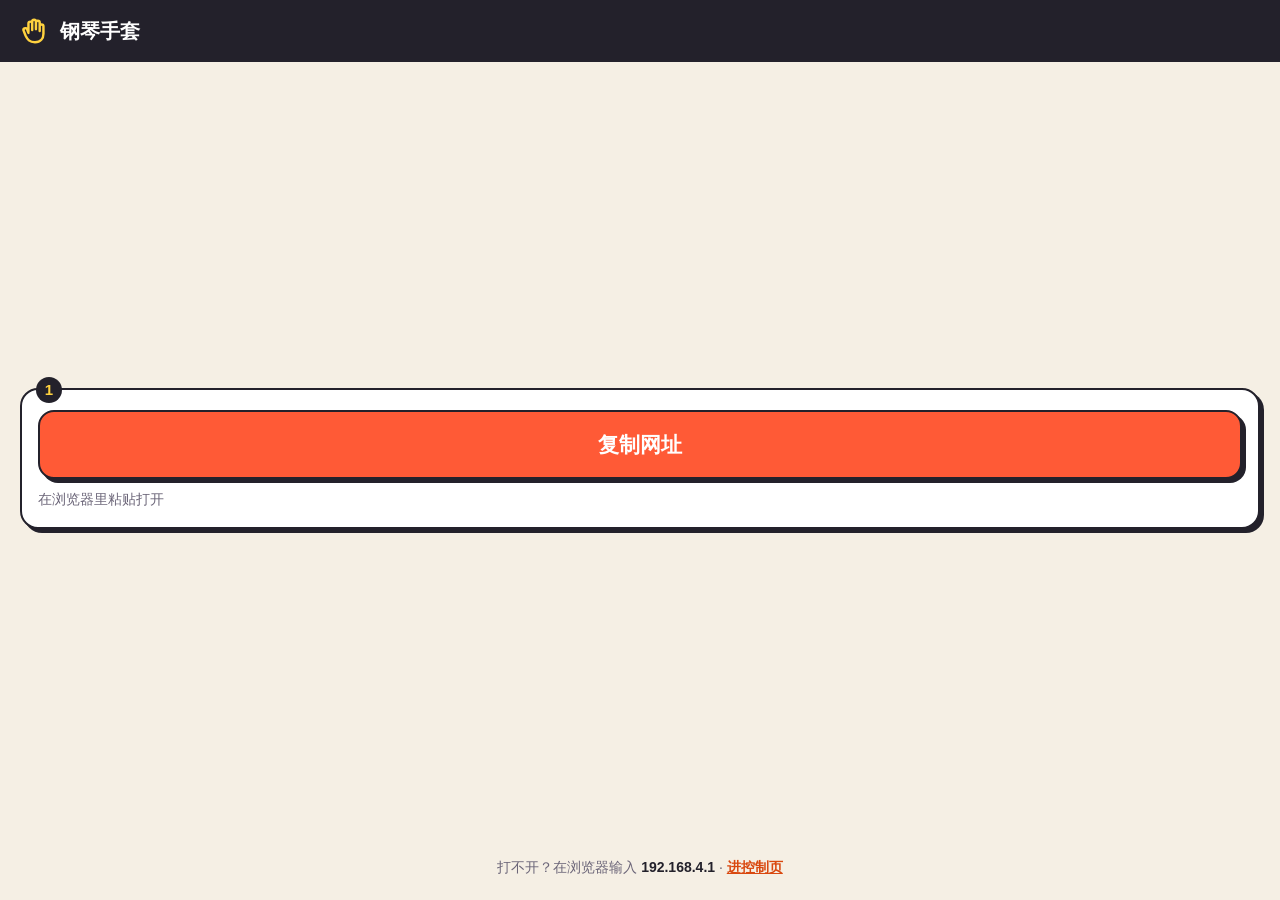
<file: firmware/phone-ui/help.html>
<!doctype html><html lang="zh-CN"><head><meta charset="utf-8"><meta name="viewport" content="width=device-width,initial-scale=1"><title>钢琴手套</title>
<style>
*{box-sizing:border-box}
body{margin:0;min-height:100vh;display:flex;flex-direction:column;background:#f5efe4;color:#23212b;font:17px/1.4 -apple-system,"PingFang SC","Microsoft YaHei",sans-serif}
header{display:flex;align-items:center;gap:10px;padding:16px 20px;background:#23212b;color:#fff;font-size:20px;font-weight:900}
header svg{width:30px;height:30px}
main{flex:1;display:flex;flex-direction:column;justify-content:center;gap:28px;padding:22px 20px 12px}
.step{position:relative;display:flex;align-items:center;gap:14px;padding:16px;border:2.5px solid #23212b;border-radius:18px;background:#fff;box-shadow:4px 4px 0 #23212b}
.step .no{position:absolute;top:-13px;left:14px;width:26px;height:26px;border-radius:50%;background:#23212b;color:#ffd23f;font-size:15px;font-weight:900;display:grid;place-items:center}
.ico{flex:none;width:52px;height:52px;border-radius:14px;display:grid;place-items:center;background:#fde9e4}
.ico svg{width:32px;height:32px}
.txt b{display:block;font-size:20px}.txt small{color:#6b6578;font-size:14px}
.go{background:#fff7d6}
.btn{display:block;width:100%;margin-top:4px;padding:18px;border:2.5px solid #23212b;border-radius:16px;background:#ff5a36;color:#fff;font:inherit;font-size:21px;font-weight:900;text-align:center;text-decoration:none;box-shadow:4px 4px 0 #23212b}
.btn:active{transform:translate(3px,3px);box-shadow:1px 1px 0 #23212b}
.wrap{display:flex;flex-direction:column;gap:28px;width:100%}.step .wrap{gap:8px}
footer{padding:14px 20px 22px;text-align:center;color:#6b6578;font-size:14px}footer b{color:#23212b}footer a{color:#d9480f;font-weight:700}
[hidden]{display:none!important}
</style></head><body>
<header><svg viewBox="0 0 32 32" fill="none" stroke="#ffd23f" stroke-width="2.6" stroke-linecap="round" stroke-linejoin="round"><path d="M9 17V8a2 2 0 0 1 4 0v7M13 14V6a2 2 0 0 1 4 0v8M17 14V7a2 2 0 0 1 4 0v9M21 15v-4a2 2 0 0 1 4 0v8c0 5-3 9-9 9s-8-3-10-7l-2-5a2 2 0 0 1 3.5-2L9 18"/></svg>钢琴手套</header>
<main>
<div id="android" class="wrap" hidden>
 <div class="step"><span class="no">1</span><span class="ico"><svg viewBox="0 0 32 32" fill="none" stroke="#d9480f" stroke-width="2.6" stroke-linecap="round"><path d="M8 24v-3M13 24v-7M18 24v-11M23 24V8"/><path d="M5 5l22 22" stroke="#23212b"/></svg></span><span class="txt"><b>关掉「移动数据」</b><small>下拉通知栏关；用完再开</small></span></div>
 <div class="step go"><span class="no">2</span><div class="wrap"><a id="open" class="btn" href="http://192.168.4.1/">打开控制页</a></div></div>
 <p id="slow" class="txt" hidden><small>手机还在检测网络，稍等几秒</small></p>
</div>
<div id="ios" class="wrap" hidden>
 <div class="step"><span class="no">1</span><div class="wrap"><button class="btn copy" type="button">复制网址</button></div></div>
 <div class="step"><span class="no">2</span><span class="ico"><svg viewBox="0 0 32 32" fill="none" stroke="#d9480f" stroke-width="2.8" stroke-linecap="round" stroke-linejoin="round"><path d="M7 17l6 6L25 9"/></svg></span><span class="txt"><b>点右上角「完成」</b></span></div>
 <div class="step"><span class="no">3</span><span class="ico"><svg viewBox="0 0 32 32" fill="none" stroke="#d9480f" stroke-width="2.4"><circle cx="16" cy="16" r="11"/><path d="M21 11l-3 7-7 3 3-7z" stroke-linejoin="round"/></svg></span><span class="txt"><b>打开 Safari，粘贴</b></span></div>
</div>
<div id="other" class="wrap" hidden>
 <div class="step"><span class="no">1</span><div class="wrap"><button class="btn copy" type="button">复制网址</button><span class="txt"><small>在浏览器里粘贴打开</small></span></div></div>
</div>
</main>
<footer>打不开？在浏览器输入 <b>192.168.4.1</b><span id="in-browser"> · <a href="http://192.168.4.1/">进控制页</a></span></footer>
<script>
(function(){var ua=navigator.userAgent||'',ios=/iPhone|iPad|iPod/.test(ua),android=/Android/.test(ua),$=function(i){return document.getElementById(i)},mini=(android&&/; wv\)/.test(ua))||(ios&&!/Safari\//.test(ua));
$(ios?'ios':android?'android':'other').hidden=false;if(mini)$('in-browser').hidden=true;
// 告诉手套“这台手机已看过提示”：之后手套对它的联网检测答“已联网”，手机就走手套 Wi-Fi，不用关流量
function pass(){try{return fetch('/portal/ok',{cache:'no-store'}).catch(function(){});}catch(e){return Promise.resolve();}}
// 苹果：一打开就算看过，右上角会变成「完成」
if(ios&&!/ok=1/.test(location.search))pass().then(function(){setTimeout(function(){location.replace('/help?ok=1');},300);});
if(android){var intent='intent://192.168.4.1/#Intent;scheme=http;action=android.intent.action.VIEW;category=android.intent.category.BROWSABLE;end';
 // 11-11 荣耀实测：点完马上跳，手机还没重新检测联网，浏览器仍走流量一直转圈。先让手机重测，等手套答过“已联网”再跳
 var go=function(){$('open').textContent='正在打开浏览器…';location.href=intent;};
 function wait(n){fetch('/portal/state',{cache:'no-store'}).then(function(r){return r.json();}).then(function(st){if(st.online){setTimeout(go,800);}else if(n>0){setTimeout(function(){wait(n-1);},500);}else{go();}}).catch(function(){if(n>0)setTimeout(function(){wait(n-1);},500);else go();});}
 if(/ok=1/.test(location.search)){$('open').textContent='正在切到手套 Wi-Fi…';wait(12);}
 $('open').onclick=function(e){e.preventDefault();$('open').textContent='正在切到手套 Wi-Fi…';pass().then(function(){setTimeout(function(){location.replace('/help?ok=1');},300);});};}
[].forEach.call(document.querySelectorAll('.copy'),function(b){b.onclick=function(){pass();var t='http://192.168.4.1',ok=function(){b.textContent='已复制 ✓';};
 function fallback(){var a=document.createElement('textarea');a.value=t;document.body.appendChild(a);a.select();try{document.execCommand('copy');ok();}catch(e){b.textContent='长按复制：192.168.4.1';}a.remove();}
 if(navigator.clipboard&&navigator.clipboard.writeText)navigator.clipboard.writeText(t).then(ok,fallback);else fallback();};});
})();
</script></body></html>
</file>
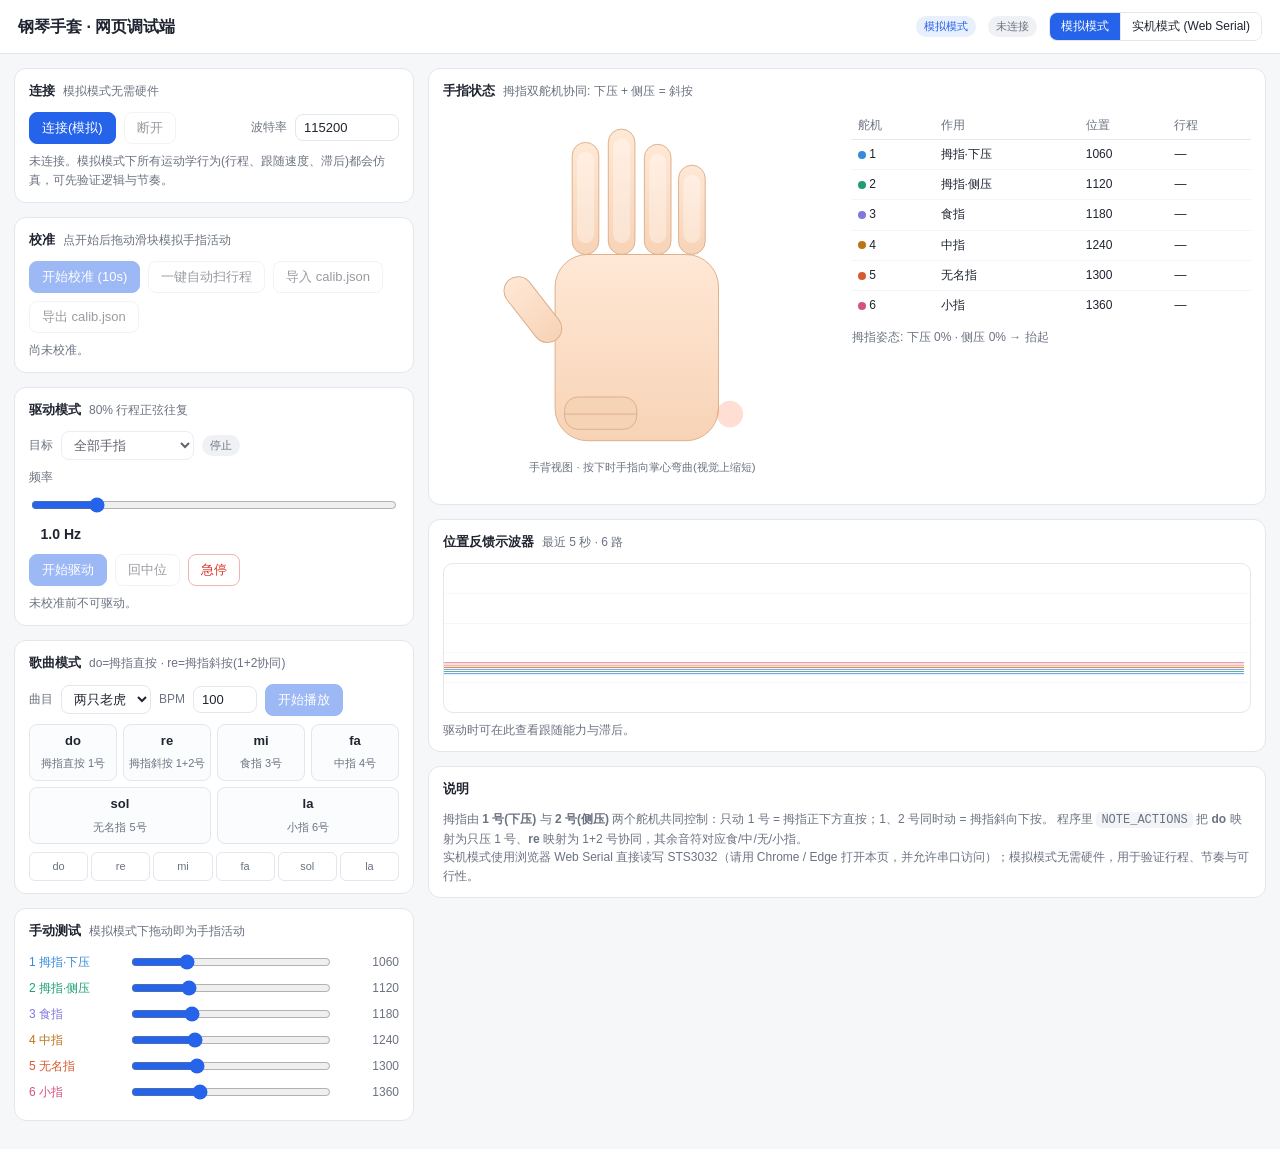
<file: host/legacy/web_debug.html>
<!DOCTYPE html>
<html lang="zh-CN">
<head>
<meta charset="UTF-8">
<meta name="viewport" content="width=device-width, initial-scale=1">
<title>钢琴手套 · 网页调试端</title>
<style>
  :root{
    --bg:#f6f7f9; --panel:#ffffff; --line:#e3e6ec; --text:#1f2430; --muted:#6b7280;
    --accent:#2563eb; --accent-soft:#e8effd; --ok:#0f9d58; --warn:#e8710a; --err:#d93025;
    --c1:#378add; --c2:#1d9e75; --c3:#7f77dd; --c4:#ba7517; --c5:#d85a30; --c6:#d4537e;
  }
  *{box-sizing:border-box}
  body{margin:0;background:var(--bg);color:var(--text);
    font:14px/1.6 -apple-system,"Segoe UI","Microsoft YaHei",sans-serif}
  header{display:flex;align-items:center;gap:12px;flex-wrap:wrap;
    padding:12px 18px;background:var(--panel);border-bottom:1px solid var(--line);position:sticky;top:0;z-index:10}
  h1{font-size:16px;font-weight:600;margin:0;margin-right:auto}
  .wrap{display:grid;grid-template-columns:minmax(340px,400px) 1fr;gap:14px;padding:14px}
  @media (max-width:980px){.wrap{grid-template-columns:1fr}}
  .panel{background:var(--panel);border:1px solid var(--line);border-radius:12px;padding:12px 14px;margin-bottom:14px}
  .panel h2{font-size:13px;font-weight:600;margin:0 0 10px;color:var(--text);
    display:flex;align-items:center;gap:8px}
  .panel h2 small{font-weight:400;color:var(--muted);font-size:12px}
  .row{display:flex;align-items:center;gap:8px;flex-wrap:wrap;margin-bottom:8px}
  .row:last-child{margin-bottom:0}
  label{color:var(--muted);font-size:12px}
  button{border:1px solid var(--line);background:#fff;color:var(--text);border-radius:8px;
    padding:6px 12px;font-size:13px;cursor:pointer;transition:.15s}
  button:hover:not(:disabled){border-color:#c3cad6;background:#fafbfc}
  button:disabled{opacity:.45;cursor:not-allowed}
  button.primary{background:var(--accent);border-color:var(--accent);color:#fff}
  button.primary:hover:not(:disabled){background:#1d4ed8;border-color:#1d4ed8}
  button.danger{border-color:#f0b4ae;color:var(--err)}
  button.danger:hover:not(:disabled){background:#fdecea}
  button.on{background:var(--accent);border-color:var(--accent);color:#fff}
  input[type=number],select{border:1px solid var(--line);border-radius:8px;padding:5px 8px;
    font-size:13px;background:#fff;color:var(--text);font-family:inherit}
  input[type=range]{width:100%;accent-color:var(--accent)}
  .seg{display:inline-flex;border:1px solid var(--line);border-radius:8px;overflow:hidden}
  .seg button{border:0;border-radius:0;padding:5px 11px;font-size:12px}
  .seg button+button{border-left:1px solid var(--line)}
  .pill{font-size:11px;padding:2px 8px;border-radius:99px;background:var(--accent-soft);color:var(--accent)}
  .pill.gray{background:#f0f1f4;color:var(--muted)}
  .pill.ok{background:#e6f4ea;color:var(--ok)}
  .pill.warn{background:#fef3e6;color:var(--warn)}
  .status{font-size:12px;color:var(--muted);min-height:18px}
  table{width:100%;border-collapse:collapse;font-size:12px}
  th{color:var(--muted);font-weight:500;text-align:left;padding:4px 6px;border-bottom:1px solid var(--line)}
  td{padding:5px 6px;border-bottom:1px solid #f2f4f7;font-variant-numeric:tabular-nums}
  tr:last-child td{border-bottom:0}
  .bar{height:6px;background:#eef0f4;border-radius:99px;overflow:hidden;min-width:64px}
  .bar i{display:block;height:100%;border-radius:99px;background:var(--accent);transition:width .05s linear}
  .dot{width:8px;height:8px;border-radius:50%;display:inline-block;vertical-align:middle}
  .notes{display:flex;gap:6px;flex-wrap:wrap}
  .note{flex:1 1 0;min-width:74px;text-align:center;border:1px solid var(--line);border-radius:8px;
    padding:6px 4px;background:#fbfcfd;transition:.1s}
  .note b{display:block;font-size:13px}
  .note span{font-size:11px;color:var(--muted)}
  .note.active{background:#fff3ec;border-color:#f0997b;box-shadow:inset 0 0 0 1px #f0997b}
  .note.active b{color:#993c1d}
  .kbd{display:flex;gap:3px;margin-top:8px}
  .key{flex:1 1 0;text-align:center;font-size:11px;padding:5px 2px;border-radius:6px;
    background:#fff;border:1px solid var(--line);color:var(--muted)}
  .key.active{background:#e8effd;border-color:var(--accent);color:var(--accent);font-weight:600}
  .hint{font-size:12px;color:var(--muted);line-height:1.55}
  code{background:#f2f4f7;padding:1px 5px;border-radius:5px;font-size:12px}
  .grid2{display:grid;grid-template-columns:1fr 1fr;gap:10px}
  .calib-row{display:grid;grid-template-columns:92px 1fr 62px;align-items:center;gap:8px;margin-bottom:6px;font-size:12px}
  .calib-row .num{text-align:right;color:var(--muted);font-variant-numeric:tabular-nums}
  #scope{width:100%;height:150px;display:block;background:#fff;border:1px solid var(--line);border-radius:10px}
  svg.hand{width:100%;height:auto;max-height:430px;display:block}
</style>
</head>
<body>
<header>
  <h1>钢琴手套 · 网页调试端</h1>
  <span id="modePill" class="pill">模拟模式</span>
  <span id="connPill" class="pill gray">未连接</span>
  <div class="seg" id="modeSeg">
    <button data-mode="sim" class="on">模拟模式</button>
    <button data-mode="real">实机模式 (Web Serial)</button>
  </div>
</header>

<div class="wrap">
  <!-- 左栏 -->
  <div>
    <div class="panel">
      <h2>连接 <small id="connHint">模拟模式无需硬件</small></h2>
      <div class="row">
        <button id="btnConnect" class="primary">连接(模拟)</button>
        <button id="btnDisconnect" disabled>断开</button>
        <label style="margin-left:auto">波特率</label>
        <input type="number" id="baud" value="115200" style="width:104px">
      </div>
      <div class="status" id="connStatus">未连接。模拟模式下所有运动学行为(行程、跟随速度、滞后)都会仿真，可先验证逻辑与节奏。</div>
    </div>

    <div class="panel">
      <h2>校准 <small id="calibHint">点开始后拖动滑块模拟手指活动</small></h2>
      <div class="row">
        <button id="btnCalib" class="primary" disabled>开始校准 (10s)</button>
        <button id="btnAutoCalib" disabled>一键自动扫行程</button>
        <button id="btnImport" disabled>导入 calib.json</button>
        <button id="btnExport" disabled>导出 calib.json</button>
        <input type="file" id="fileImport" accept=".json" style="display:none">
      </div>
      <div class="status" id="calibStatus">尚未校准。</div>
    </div>

    <div class="panel">
      <h2>驱动模式 <small>80% 行程正弦往复</small></h2>
      <div class="row">
        <label>目标</label>
        <select id="target" disabled>
          <option>全部手指</option>
          <option>拇指(下压+侧压)</option>
          <option>食指</option><option>中指</option><option>无名指</option><option>小指</option>
        </select>
        <span class="pill gray" id="drivePill">停止</span>
      </div>
      <div class="row">
        <label style="min-width:34px">频率</label>
        <input type="range" id="freq" min="0" max="6" step="0.5" value="1">
        <b id="freqVal" style="min-width:52px;text-align:right">1.0 Hz</b>
      </div>
      <div class="row">
        <button id="btnDrive" class="primary" disabled>开始驱动</button>
        <button id="btnCenter" disabled>回中位</button>
        <button id="btnStop" class="danger">急停</button>
      </div>
      <div class="status" id="driveStatus">未校准前不可驱动。</div>
    </div>

    <div class="panel">
      <h2>歌曲模式 <small>do=拇指直按 · re=拇指斜按(1+2协同)</small></h2>
      <div class="row">
        <label>曲目</label>
        <select id="song"><option>两只老虎</option></select>
        <label>BPM</label>
        <input type="number" id="bpm" value="100" min="40" max="200" style="width:64px">
        <button id="btnSong" class="primary" disabled>开始播放</button>
      </div>
      <div class="notes" id="noteRow"></div>
      <div class="kbd" id="kbdRow"></div>
    </div>

    <div class="panel">
      <h2>手动测试 <small>模拟模式下拖动即为手指活动</small></h2>
      <div id="manualRow"></div>
    </div>
  </div>

  <!-- 右栏 -->
  <div>
    <div class="panel">
      <h2>手指状态 <small>拇指双舵机协同: 下压 + 侧压 = 斜按</small></h2>
      <div class="grid2">
        <svg class="hand" viewBox="0 0 420 400" role="img" aria-label="手指姿态示意">
          <title>手指姿态实时示意</title>
          <defs>
            <linearGradient id="skin" x1="0" y1="0" x2="0" y2="1">
              <stop offset="0" stop-color="#ffe8d6"/><stop offset="1" stop-color="#f7d3b6"/>
            </linearGradient>
          </defs>
          <rect x="118" y="150" width="172" height="196" rx="34" fill="url(#skin)" stroke="#dcae8a" stroke-width="1"/>
          <rect x="128" y="300" width="76" height="34" rx="14" fill="#f7d3b6" stroke="#dcae8a" stroke-width="1"/>
          <line x1="128" y1="318" x2="204" y2="318" stroke="#dcae8a" stroke-width="1"/>
          <g id="fingers"></g>
          <g id="thumbGroup">
            <rect id="thumbBar" x="-15" y="-78" width="30" height="80" rx="15" fill="url(#skin)" stroke="#dcae8a" stroke-width="1"/>
          </g>
          <circle id="keydot" cx="300" cy="330" r="0" fill="#ff8a65" opacity=".28"/>
          <text x="210" y="378" text-anchor="middle" font-size="12" fill="#6b7280">手背视图 · 按下时手指向掌心弯曲(视觉上缩短)</text>
        </svg>
        <div>
          <table>
            <thead><tr><th>舵机</th><th>作用</th><th>位置</th><th>行程</th></tr></thead>
            <tbody id="servoTable"></tbody>
          </table>
          <div class="hint" id="thumbInfo" style="margin-top:8px"></div>
        </div>
      </div>
    </div>

    <div class="panel">
      <h2>位置反馈示波器 <small>最近 5 秒 · 6 路</small></h2>
      <canvas id="scope" width="1200" height="300"></canvas>
      <div class="row" style="margin-top:8px">
        <span class="hint" id="followHint">—</span>
      </div>
    </div>

    <div class="panel">
      <h2>说明</h2>
      <div class="hint">
        拇指由 <b>1 号(下压)</b> 与 <b>2 号(侧压)</b> 两个舵机共同控制：只动 1 号 = 拇指正下方直按；1、2 号同时动 = 拇指斜向下按。
        程序里 <code>NOTE_ACTIONS</code> 把 <b>do</b> 映射为只压 1 号、<b>re</b> 映射为 1+2 号协同，其余音符对应食/中/无/小指。<br>
        实机模式使用浏览器 Web Serial 直接读写 STS3032（请用 Chrome / Edge 打开本页，并允许串口访问）；模拟模式无需硬件，用于验证行程、节奏与可行性。
      </div>
    </div>
  </div>
</div>

<script>
"use strict";
/* ============ 常量: 与 Python 程序保持一致 ============ */
const SERVOS = [1,2,3,4,5,6];
const ROLE = {1:"拇指·下压",2:"拇指·侧压",3:"食指",4:"中指",5:"无名指",6:"小指"};
const COLOR = {1:"#378add",2:"#1d9e75",3:"#7f77dd",4:"#ba7517",5:"#d85a30",6:"#d4537e"};
const LATERAL_RATIO = 0.85;     // 侧压舵机行程比例
const RANGE_USE = 0.80;         // 使用校准范围的 80%
const SERVO_MAX_SPEED = 6000;   // 模拟舵机最大速度 (counts/s), 仅模拟模式
const CTRL_HZ = 50;             // 控制循环
const ACTUATORS = {"全部手指":[1,2,3,4,5,6],"拇指(下压+侧压)":[1,2],"食指":[3],"中指":[4],"无名指":[5],"小指":[6]};
const NOTE_ACTIONS = {1:{1:1.0}, 2:{1:1.0,2:LATERAL_RATIO}, 3:{3:1.0}, 4:{4:1.0}, 5:{5:1.0}, 6:{6:1.0}, "-5":{5:1.0}};
const NOTE_LABEL = {1:"do",2:"re",3:"mi",4:"fa",5:"sol",6:"la"};
const NOTE_DESC  = {1:"拇指直按 1号",2:"拇指斜按 1+2号",3:"食指 3号",4:"中指 4号",5:"无名指 5号",6:"小指 6号"};
const SONGS = {"两只老虎":[
  [1,1],[2,1],[3,1],[1,1], [1,1],[2,1],[3,1],[1,1],
  [3,1],[4,1],[5,2],       [3,1],[4,1],[5,2],
  [5,.5],[6,.5],[5,.5],[4,.5],[3,1],[1,1],
  [5,.5],[6,.5],[5,.5],[4,.5],[3,1],[1,1],
  [2,1],[5,1],[1,2],       [2,1],[5,1],[1,2]
]};

/* ============ 状态 ============ */
const S = {
  mode:"sim", connected:false, calibrated:false,
  servo:{},           // id -> {pos,target,min:0,max:4095,cmin:null,cmax:null}
  calibrating:false, calibT0:0, calibStart:{}, calibEnd:{},
  driving:false, freq:1, singing:false, activeNote:null, songT0:0, songIdx:0,
  lastErr:0, hist:[], followErr:0, msg:""
};
SERVOS.forEach(id=>{
  S.servo[id] = {pos:1000+id*60, target:1000+id*60, min:0, max:4095, cmin:null, cmax:null, manual:1000+id*60};
});

/* ============ DOM ============ */
const $ = s=>document.querySelector(s);
const connPill=$("#connPill"), connStatus=$("#connStatus"), connHint=$("#connHint");
const calibStatus=$("#calibStatus"), driveStatus=$("#driveStatus");
const btnConnect=$("#btnConnect"), btnDisconnect=$("#btnDisconnect");
const btnCalib=$("#btnCalib"), btnAutoCalib=$("#btnAutoCalib");
const btnImport=$("#btnImport"), btnExport=$("#btnExport");
const btnDrive=$("#btnDrive"), btnCenter=$("#btnCenter"), btnStop=$("#btnStop");
const btnSong=$("#btnSong"), targetSel=$("#target"), freqRange=$("#freq"), freqVal=$("#freqVal");
const drivePill=$("#drivePill"), modePill=$("#modePill"), modeSeg=$("#modeSeg");
const bpmInput=$("#bpm"), songSel=$("#song");

/* ============ 工具 ============ */
const clamp=(v,a,b)=>Math.max(a,Math.min(b,v));
function setManual(id,val){
  S.servo[id].manual = clamp(Math.round(val),0,4095);
  const inp=document.getElementById("m"+id), lab=document.getElementById("mn"+id);
  if(inp) inp.value = S.servo[id].manual;
  if(lab) lab.textContent = S.servo[id].manual;
}
function movable(id){const s=S.servo[id];return s.cmin!=null&&s.cmax!=null&&s.cmax>s.cmin;}
function center(id){const s=S.servo[id];return (s.cmin+s.cmax)/2;}
function amp(id){const s=S.servo[id];return (s.cmax-s.cmin)*RANGE_USE/2;}
function pressTarget(id,depth=1){return Math.round(center(id)-amp(id)*depth);}
function liftTarget(id){return Math.round(center(id)+amp(id));}
function pct(id){const s=S.servo[id];if(s.cmin==null||s.cmax<=s.cmin)return null;return 100*(s.pos-s.cmin)/(s.cmax-s.cmin);}

function setMsg(el,t,kind){ el.textContent=t; el.style.color = kind==="err"?"#d93025":kind==="ok"?"#0f9d58":""; }
function setPill(el,text,kind){ el.textContent=text; el.className="pill"+(kind?" "+kind:""); }
function enableRun(on){ [btnCalib,btnAutoCalib,btnDrive,btnCenter,btnSong,btnImport].forEach(b=>b.disabled=!on); targetSel.disabled=!on; }

/* ============ 串口 (实机模式) ============ */
const bus = {
  port:null, reader:null, writer:null, buf:[], reading:false, closed:false,
  async open(baud){
    this.port = await navigator.serial.requestPort();
    await this.port.open({baudRate:baud});
    this.writer = this.port.writable.getWriter();
    this.reader = this.port.readable.getReader();
    this.closed=false; this.reading=true; this._loop();
  },
  async _loop(){
    try{
      while(this.reading){
        const {value,done} = await this.reader.read();
        if(done) break;
        if(value) for(const b of value) this.buf.push(b);
        if(this.buf.length>4096) this.buf.splice(0,this.buf.length-2048);
      }
    }catch(e){}
  },
  checksum(arr){let s=0;for(const b of arr)s+=b;return (~s)&0xff;},
  async _write(pkt){ await this.writer.write(new Uint8Array(pkt)); },
  async _waitPacket(timeoutMs){
    const t0=performance.now();
    while(performance.now()-t0<timeoutMs){
      for(let i=0;i<this.buf.length-3;i++){
        if(this.buf[i]===0xff&&this.buf[i+1]===0xff){
          const len=this.buf[i+3];
          if(this.buf.length>=i+4+len){
            const pkt=this.buf.slice(i,i+4+len);
            this.buf.splice(0,i+4+len);
            return pkt;
          }
        }
      }
      await new Promise(r=>setTimeout(r,1));
    }
    return null;
  },
  async readReg(id,addr,len){
    const body=[id,4,0x02,addr,len];
    await this._write([0xff,0xff,...body,this.checksum(body)]);
    const pkt=await this._waitPacket(25);
    if(!pkt) throw new Error(`[${id}] 读超时`);
    if(pkt[4]!==0) throw new Error(`[${id}] 舵机错误码 ${pkt[4]}`);
    const data=pkt.slice(5,pkt.length-1);
    return data.length>=2 ? (data[0]|(data[1]<<8)) : data[0];
  },
  async writeReg(id,addr,bytes){
    const body=[id,3+bytes.length,0x03,addr,...bytes];
    await this._write([0xff,0xff,...body,this.checksum(body)]);
    const pkt=await this._waitPacket(25);
    if(!pkt) throw new Error(`[${id}] 写超时`);
    return true;
  },
  async close(){
    this.reading=false;
    try{ if(this.reader) await this.reader.cancel(); }catch(e){}
    try{ if(this.writer) this.writer.releaseLock(); }catch(e){}
    try{ if(this.port) await this.port.close(); }catch(e){}
    this.reader=this.writer=this.port=null;
  }
};

/* ============ 底层读写 (模拟 / 实机统一) ============ */
async function readPos(){
  if(S.mode==="real"){ for(const id of SERVOS){ try{ S.servo[id].pos = await bus.readReg(id,56,2); }catch(e){ S.msg="读位置: "+e.message; } } }
  else { SERVOS.forEach(id=>{ S.servo[id].pos = Math.round(S.servo[id].pos); }); }
}
async function writePos(id,val){
  const s=S.servo[id];
  s.target = clamp(Math.round(val), s.min, s.max);
  if(S.mode==="real"){
    try{ const v=clamp(Math.round(s.target),0,4095); await bus.writeReg(id,42,[v&0xff,(v>>8)&0xff]); }
    catch(e){ S.msg="写位置: "+e.message; }
  }
}
async function setTorque(id,on){
  if(S.mode==="real"){ try{ await bus.writeReg(id,40,[on?1:0]); }catch(e){ S.msg="扭矩: "+e.message; } }
}
async function torqueAll(on){ for(const id of SERVOS) await setTorque(id,on); }

/* ============ 模拟动力学 ============ */
function stepSim(dt){
  for(const id of SERVOS){
    const s=S.servo[id];
    if(S.driving||S.singing){
      const d=s.target-s.pos, mx=SERVO_MAX_SPEED*dt;
      s.pos += clamp(d,-mx,mx);
    }else{
      s.pos += (s.manual-s.pos)*Math.min(1,dt*8);
    }
    s.pos=clamp(s.pos,s.min,s.max);
  }
}

/* ============ 控制循环 ============ */
let lastT=performance.now();
function tick(){
  const now=performance.now(), dt=Math.min(0.05,(now-lastT)/1000); lastT=now;
  if(S.mode==="sim") stepSim(dt);

  if(S.driving){
    const t=(now-S.driveT0)/1000;
    for(const id of ACTUATORS[targetSel.value]){
      const depth = id===2 ? LATERAL_RATIO : 1.0;
      const tgt = S.freq<=0 ? center(id) : center(id)+amp(id)*depth*Math.sin(2*Math.PI*S.freq*t);
      writePos(id,tgt);
    }
  }
  if(S.singing) songStep(now);
  if(S.calibrating) calibStep();

  updateHand(); updateTable(); updateScope(); updateStatusLine();
  requestAnimationFrame(tick);
}

/* ============ 校准 ============ */
function beginCalib(auto){
  if(!S.connected) return;
  S.calibrating=true; S.calibT0=performance.now();
  S.calibStart={}; S.calibEnd={}; SERVOS.forEach(id=>{S.calibStart[id]=null;S.calibEnd[id]=null;});
  torqueAll(false);
  btnCalib.disabled=true; btnAutoCalib.disabled=true; btnDrive.disabled=true; btnSong.disabled=true;
  calibStatus.textContent = auto ? "自动扫行程中…(每个舵机 1.5s 慢速往复)"
                                 : "校准中! 请在 10 秒内做全范围手指活动(拇指要同时做下压与侧压)";
  if(auto) autoSweepStart = performance.now();
}
let autoSweepStart=-1;
function calibStep(){
  const el=(performance.now()-S.calibT0)/1000;
  if(S.mode==="sim" && autoSweepStart>0){
    const t=(performance.now()-autoSweepStart)/1000;
    SERVOS.forEach((id,i)=>{
      const phase=clamp((t-i*1.2)/1.5,0,1);
      const s=S.servo[id];
      s.manual = 600 + (3400-600)*(phase>=1?0.5:0.5-0.5*Math.cos(2*Math.PI*phase));
    });
  }
  SERVOS.forEach(id=>{
    const p=S.mode==="real"?S.servo[id].pos:Math.round(S.servo[id].manual);
    if(S.calibStart[id]===null||p<S.calibStart[id])S.calibStart[id]=p;
    if(S.calibEnd[id]===null||p>S.calibEnd[id])S.calibEnd[id]=p;
  });
  calibStatus.textContent=`校准中… 剩余 ${Math.max(0,10-el).toFixed(1)}s  ` +
    SERVOS.map(id=>`${id}:${S.calibStart[id]}~${S.calibEnd[id]}`).join(" ");
  if(el>=10.5){ finishCalib(); }
}
function finishCalib(){
  S.calibrating=false; autoSweepStart=-1;
  let ok=true, bad=[];
  SERVOS.forEach(id=>{
    const a=S.calibStart[id], b=S.calibEnd[id];
    if(a===null||b===null||(b-a)<50){ ok=false; bad.push(id); }
    else { S.servo[id].cmin=a; S.servo[id].cmax=b; }
  });
  if(ok){ S.calibrated=true; setMsg(calibStatus,
      "校准完成: "+SERVOS.map(id=>`${id}号 ${S.servo[id].cmin}~${S.servo[id].cmax}`).join("  "),"ok"); }
  else { setMsg(calibStatus,`校准失败: ${bad.join("、")} 号范围过小或没有反馈, 请重试。`,"err"); }
  enableRun(true);
}
btnCalib.onclick=()=>beginCalib(false);
btnAutoCalib.onclick=()=>beginCalib(true);

btnExport.onclick=()=>{
  const data={}; SERVOS.forEach(id=>{ if(movable(id)) data[id]={min:S.servo[id].cmin,max:S.servo[id].cmax}; });
  if(!Object.keys(data).length){ setMsg(calibStatus,"还没有校准数据。","err"); return; }
  const blob=new Blob([JSON.stringify(data,null,2)],{type:"application/json"});
  const a=document.createElement("a"); a.href=URL.createObjectURL(blob); a.download="calib.json"; a.click();
  URL.revokeObjectURL(a.href);
  setMsg(calibStatus,"已导出 calib.json, 放到 Python 程序同目录即可共用校准。","ok");
};
btnImport.onclick=()=>$("#fileImport").click();
$("#fileImport").onchange=e=>{
  const f=e.target.files[0]; if(!f) return;
  const r=new FileReader();
  r.onload=()=>{ try{
      const d=JSON.parse(r.result); let n=0;
      for(const k of Object.keys(d)){ const id=Number(k);
        if(S.servo[id]&&d[k].min!=null&&d[k].max!=null){ S.servo[id].cmin=d[k].min; S.servo[id].cmax=d[k].max; n++; } }
      if(n){ S.calibrated=true; enableRun(true); setMsg(calibStatus,`已导入 ${n} 个舵机的校准范围。`,"ok"); }
      else setMsg(calibStatus,"文件里没有可用数据。","err");
    }catch(err){ setMsg(calibStatus,"导入失败: "+err.message,"err"); } };
  r.readAsText(f); e.target.value="";
};

/* ============ 驱动 ============ */
btnDrive.onclick=()=>{
  if(!S.driving){
    if(!S.calibrated){ setMsg(driveStatus,"请先完成校准。","err"); return; }
    S.driving=true; S.driveT0=performance.now();
    torqueAll(true);
    btnDrive.textContent="停止驱动"; btnDrive.classList.remove("primary");
    setPill(drivePill,"驱动中","ok");
    setMsg(driveStatus,`目标 [${targetSel.value}] · ${S.freq.toFixed(1)} Hz · 80% 行程`);
  }else stopDrive();
};
function stopDrive(){
  S.driving=false; btnDrive.textContent="开始驱动"; btnDrive.classList.add("primary");
  setPill(drivePill,"停止","gray"); torqueAll(false);
  setMsg(driveStatus,"驱动已停止, 扭矩已关闭。");
}
btnCenter.onclick=async()=>{ if(!S.calibrated)return; await torqueAll(true);
  SERVOS.forEach(id=>{ writePos(id,center(id)); if(S.mode==="sim") setManual(id,center(id)); });
  setMsg(driveStatus,"已回中位。"); };
btnStop.onclick=async()=>{ stopDrive(); stopSong(); await torqueAll(false); setMsg(driveStatus,"急停! 全部扭矩已关闭。","err"); };
freqRange.oninput=()=>{ S.freq=parseFloat(freqRange.value); freqVal.textContent=S.freq.toFixed(1)+" Hz"; };
targetSel.onchange=()=>{ if(S.driving){ S.driveT0=performance.now(); setMsg(driveStatus,`目标已切到 [${targetSel.value}]`); } };

/* ============ 歌曲 ============ */
let song = SONGS["两只老虎"];
let noteIdx=0, noteEndAt=0;
function buildNoteRow(){
  const row=$("#noteRow"), kbd=$("#kbdRow"); row.innerHTML=""; kbd.innerHTML="";
  [1,2,3,4,5,6].forEach(n=>{
    const d=document.createElement("div"); d.className="note"; d.id="note"+n;
    d.innerHTML=`<b>${NOTE_LABEL[n]}</b><span>${NOTE_DESC[n]}</span>`; row.appendChild(d);
    const k=document.createElement("div"); k.className="key"; k.id="key"+n;
    k.textContent=NOTE_LABEL[n]; kbd.appendChild(k);
  });
}
buildNoteRow();
btnSong.onclick=()=>{ if(!S.singing){ startSong(); } else stopSong(); };
function startSong(){
  if(!S.calibrated){ setMsg(driveStatus,"请先完成校准。","err"); return; }
  S.singing=true; noteIdx=0; noteEndAt=performance.now(); S.songT0=performance.now();
  torqueAll(true); SERVOS.forEach(id=>writePos(id,liftTarget(id)));
  btnSong.textContent="停止播放"; btnSong.classList.remove("primary");
}
function stopSong(){
  if(!S.singing) return;
  S.singing=false; S.activeNote=null;
  SERVOS.forEach(id=>{ if(movable(id)){ writePos(id, center(id)); if(S.mode==="sim") setManual(id,center(id)); } });
  torqueAll(false);
  btnSong.textContent="开始播放"; btnSong.classList.add("primary");
}
function songStep(now){
  if(now>=noteEndAt){
    const prev=S.activeNote;
    if(prev&&NOTE_ACTIONS[prev]) for(const id of Object.keys(NOTE_ACTIONS[prev])) writePos(id,liftTarget(+id));
    if(noteIdx>=song.length){ stopSong(); setMsg(driveStatus,"播放结束, 扭矩已关闭。","ok"); return; }
    const [note,beats]=song[noteIdx++];
    const beatMs=60000/Math.max(40,bpmInput.value|0);
    const act=NOTE_ACTIONS[note]||{};
    S.activeNote=note;
    for(const id of Object.keys(act)) writePos(+id, pressTarget(+id, act[id]));
    noteEndAt = now + beats*beatMs;
  }
}

/* ============ 界面渲染 ============ */
function fingerAngle(id){ const p=pct(id); return p==null?null:clamp(p,0,140)/100; }
function updateHand(){
  const fg=$("#fingers");
  const geo=[{id:3,x:150,len:118},{id:4,x:188,len:132},{id:5,x:226,len:116},{id:6,x:262,len:94}];
  let html="";
  for(const g of geo){
    const d=fingerAngle(g.id) ?? 0;
    const len=g.len*(1-0.5*d), y=150;
    html+=`<g transform="translate(${g.x},${y})">
      <rect x="-14" y="${-len}" width="28" height="${len}" rx="14" fill="url(#skin)" stroke="#dcae8a" stroke-width="1"/>
      <rect x="-9" y="${-len+10}" width="18" height="${Math.max(4,len-22)}" rx="9" fill="#ffffff55"/>
    </g>`;
    if(d>0.06){
      html+=`<circle cx="${g.x}" cy="${y-len+4}" r="${4+6*d}" fill="#ff8a65" opacity="${0.15+0.35*d}"/>`;
    }
  }
  fg.innerHTML=html;

  const down=fingerAngle(1)??0, lat=fingerAngle(2)??0;
  const ang=-38 + 62*down + 16*lat;
  $("#thumbGroup").setAttribute("transform",
    `translate(${118 - 6*lat - 10*down},${238 + 26*down + 8*lat}) rotate(${ang})`);
  $("#keydot").setAttribute("cx", 302 - 90*lat);
  $("#keydot").setAttribute("cy", 318 + 26*down);
  $("#keydot").setAttribute("r", (14 + 26*down + 16*lat).toFixed(1));
  $("#thumbInfo").innerHTML =
    `拇指姿态: 下压 ${(down*100).toFixed(0)}% · 侧压 ${(lat*100).toFixed(0)}% → `+
    ((down>0.35&&lat>0.25) ? "<b>斜向下按</b>(1+2 号协同)" : down>0.35 ? "正下方直按(仅 1 号)" :
     lat>0.25 ? "侧向压(仅 2 号)" : "抬起");
}
function updateTable(){
  let html="";
  for(const id of SERVOS){
    const s=S.servo[id], p=pct(id);
    html+=`<tr>
      <td><span class="dot" style="background:${COLOR[id]}"></span> ${id}</td>
      <td>${ROLE[id]}</td>
      <td>${Math.round(s.pos)}${S.mode==="real"?"":""}</td>
      <td>${p==null?"—":`<div class="bar"><i style="width:${clamp(p,0,100).toFixed(0)}%;background:${COLOR[id]}"></i></div>`}</td>
    </tr>`;
  }
  $("#servoTable").innerHTML=html;
}
const scope=$("#scope"), sctx=scope.getContext("2d");
let lastHist=0;
function updateScope(){
  const now=performance.now();
  if(now-lastHist>20){
    lastHist=now;
    const rec={t:now};
    for(const id of SERVOS) rec[id]=S.servo[id].pos;
    S.hist.push(rec);
    while(S.hist.length&&now-S.hist[0].t>5000) S.hist.shift();
  }
  const W=scope.width,H=scope.height;
  sctx.clearRect(0,0,W,H);
  sctx.strokeStyle="#eef0f4"; sctx.lineWidth=1;
  for(let i=1;i<5;i++){ const y=H*i/5; sctx.beginPath(); sctx.moveTo(0,y); sctx.lineTo(W,y); sctx.stroke(); }
  if(!S.hist.length) return;
  const t0=S.hist[0].t, t1=Math.max(t0+1000, now);
  for(const id of SERVOS){
    sctx.beginPath(); sctx.strokeStyle=COLOR[id]; sctx.lineWidth=1.6;
    S.hist.forEach((r,i)=>{
      const x=(r.t-t0)/(t1-t0)*W;
      const y=H-(clamp(r[id],0,4095)/4095)*H;
      i?sctx.lineTo(x,y):sctx.moveTo(x,y);
    });
    sctx.stroke();
  }
}
let lastPos={};
function updateStatusLine(){
  if(S.msg){ setMsg(connStatus, S.msg, "err"); }
  const err=[];
  for(const id of SERVOS){
    if(lastPos[id]!=null){
      const d=Math.abs(S.servo[id].pos - (S.servo[id].target??S.servo[id].pos));
      if(d>120) err.push(d);
    }
    lastPos[id]=S.servo[id].pos;
  }
  const lag = err.length ? err.reduce((a,b)=>a+b,0)/err.length : 0;
  S.followErr = lag;
  const neededHz = S.driving&&S.freq>0 ? (function(){
    let mx=0; for(const id of ACTUATORS[targetSel.value]){ if(movable(id)) mx=Math.max(mx, amp(id)*2*S.freq*2*(id===2?LATERAL_RATIO:1)); }
    return mx; })() : 0;
  $("#followHint").innerHTML = S.driving&&S.freq>0
    ? `当前频率 ${S.freq.toFixed(1)} Hz 需要舵机约 <b>${neededHz.toFixed(0)}</b> counts/s 的角速度; 平均跟随误差 <b>${lag.toFixed(0)}</b> counts`+
      (lag>150?" → <span style='color:#d93025'>明显跟不上, 建议降频或减小行程</span>":" → 跟随良好")
    : "驱动时可在此查看跟随能力与滞后。";
}

/* ============ 手动滑块 ============ */
const manualRow=$("#manualRow");
SERVOS.forEach(id=>{
  const d=document.createElement("div"); d.className="calib-row";
  d.innerHTML=`<span style="color:${COLOR[id]}">${id} ${ROLE[id]}</span>
    <input type="range" min="0" max="4095" value="${S.servo[id].manual}" id="m${id}">
    <span class="num" id="mn${id}">${S.servo[id].manual}</span>`;
  manualRow.appendChild(d);
  const inp=d.querySelector("input");
  inp.addEventListener("input",()=>{
    S.servo[id].manual=+inp.value; $("#mn"+id).textContent=inp.value;
    if(S.mode==="real"&&!S.driving&&!S.singing&&!S.calibrating){ writePos(id,+inp.value); }
  });
});

/* ============ 连接 / 模式 ============ */
modeSeg.onclick=e=>{
  const b=e.target.closest("button"); if(!b) return;
  [...modeSeg.children].forEach(x=>x.classList.toggle("on",x===b));
  S.mode=b.dataset.mode;
  modePill.textContent = S.mode==="sim"?"模拟模式":"实机模式";
  connHint.textContent = S.mode==="sim"?"模拟模式无需硬件":"需 Chrome/Edge, 点击后选择串口";
  btnConnect.textContent = S.mode==="sim"?"连接(模拟)":"选择串口并连接";
  setMsg(connStatus, S.mode==="sim"
    ? "模拟模式: 运动学(行程/速度/滞后)本地仿真, 可先验证逻辑与节奏。"
    : "实机模式: 使用 Web Serial 直连 STS3032 总线, 请确保舵机已上电、调试板已插好。");
};
btnConnect.onclick=async()=>{
  if(S.connected) return;
  try{
    if(S.mode==="real"){
      if(!navigator.serial) throw new Error("当前环境不支持 Web Serial, 请改用 Chrome/Edge 打开本页");
      await bus.open(parseInt($("#baud").value,10)||115200);
      await readPos();
    }
    S.connected=true;
    setPill(connPill,"已连接","ok");
    btnConnect.disabled=true; btnDisconnect.disabled=false;
    enableRun(true);
    setMsg(connStatus,(S.mode==="sim"?"模拟设备已连接。":"串口已连接, 波特率 "+(parseInt($("#baud").value,10)))+" 请先校准。","ok");
  }catch(e){ setMsg(connStatus,"连接失败: "+e.message,"err"); }
};
btnDisconnect.onclick=async()=>{
  await torqueAll(false);
  if(S.mode==="real"){ try{ await bus.close(); }catch(e){} }
  S.connected=false; S.calibrated=false; stopDrive(); stopSong();
  setPill(connPill,"未连接","gray");
  btnConnect.disabled=false; btnDisconnect.disabled=true; enableRun(false);
  setMsg(connStatus,"已断开。");
};

/* ============ 启动 ============ */
if(!navigator.serial) modeSeg.children[1].title="当前环境不支持 Web Serial, 请用 Chrome/Edge 打开";
requestAnimationFrame(tick);
</script>
</body>
</html>
</file>
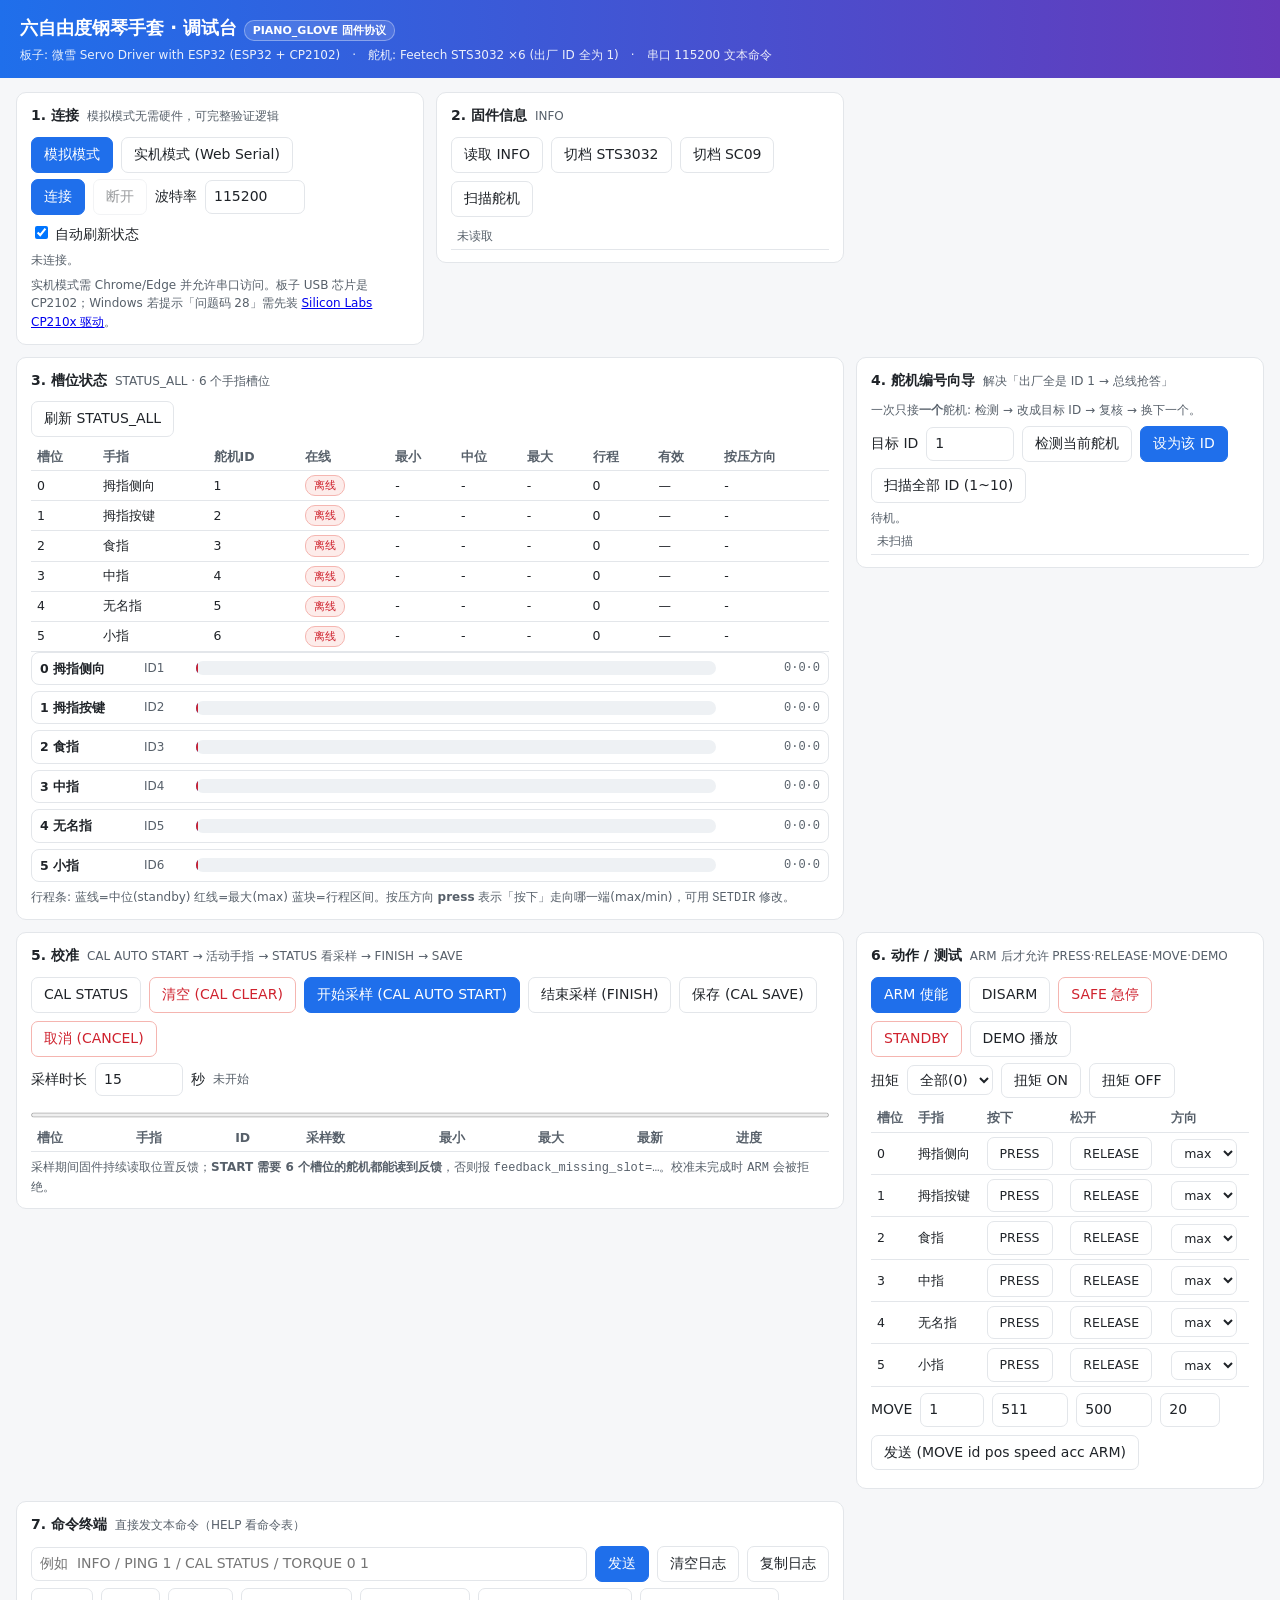
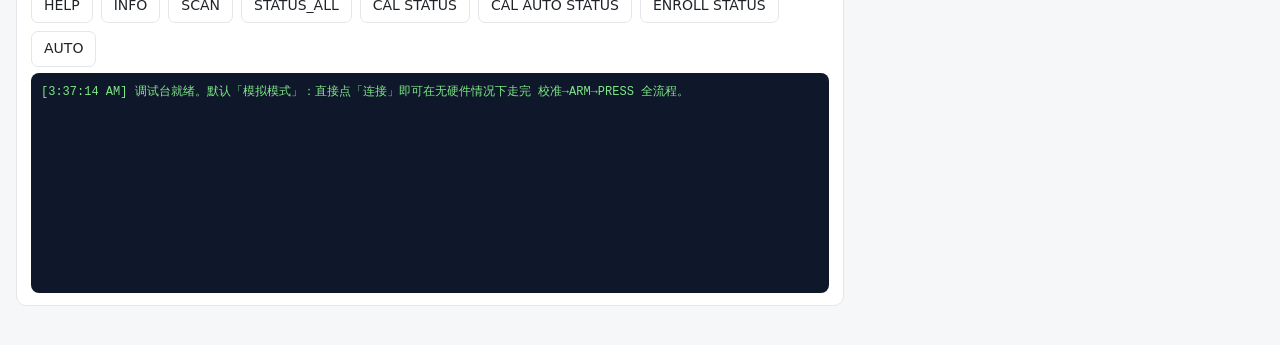
<file: host/legacy/web_piano_glove_v1.html>
<!DOCTYPE html>
<html lang="zh">
<head>
<meta charset="utf-8">
<title>钢琴手套调试台 · PIANO_GLOVE 固件</title>
<style>
  :root{
    --bg:#f6f7f9; --panel:#fff; --line:#e3e6ea; --ink:#1f2328; --sub:#57606a;
    --blue:#1f6feb; --green:#1a7f37; --red:#cf222e; --amber:#9a6700; --violet:#6639ba;
  }
  *{box-sizing:border-box}
  body{margin:0;background:var(--bg);color:var(--ink);
       font:14px/1.55 "Segoe UI","Microsoft YaHei",system-ui,sans-serif}
  header{background:linear-gradient(90deg,#1f6feb,#6639ba);color:#fff;padding:14px 20px}
  header h1{margin:0;font-size:18px;font-weight:600}
  header p{margin:4px 0 0;font-size:12px;opacity:.9}
  main{padding:14px 16px 40px;display:grid;gap:12px;
       grid-template-columns:repeat(auto-fit,minmax(360px,1fr));align-items:start}
  .panel{background:var(--panel);border:1px solid var(--line);border-radius:10px;padding:12px 14px}
  .panel h2{margin:0 0 10px;font-size:14px;font-weight:600;display:flex;gap:8px;align-items:baseline}
  .panel h2 small{font-weight:400;color:var(--sub);font-size:12px}
  .row{display:flex;gap:8px;align-items:center;flex-wrap:wrap;margin:6px 0}
  button{font:inherit;padding:6px 12px;border:1px solid var(--line);background:#fff;color:var(--ink);
         border-radius:7px;cursor:pointer}
  button:hover{background:#f0f3f6}
  button.primary{background:var(--blue);border-color:var(--blue);color:#fff}
  button.primary:hover{filter:brightness(1.07)}
  button.danger{background:#fff;border-color:#f5b5b0;color:var(--red)}
  button:disabled{opacity:.45;cursor:not-allowed}
  button.on{background:var(--green);border-color:var(--green);color:#fff}
  input,select{font:inherit;padding:5px 8px;border:1px solid var(--line);border-radius:7px;background:#fff;color:var(--ink)}
  input[type=number]{width:88px}
  .msg{font-size:12px;color:var(--sub);min-height:18px}
  .msg.ok{color:var(--green)} .msg.err{color:var(--red)} .msg.warn{color:var(--amber)}
  table{width:100%;border-collapse:collapse;font-size:12.5px}
  th,td{padding:4px 6px;border-bottom:1px solid var(--line);text-align:left;white-space:nowrap}
  th{color:var(--sub);font-weight:600}
  tr.on{background:#eaf7ee}
  .pill{display:inline-block;padding:1px 8px;border-radius:10px;font-size:11px;border:1px solid var(--line);color:var(--sub)}
  .pill.ok{background:#eaf7ee;border-color:#a7e0bd;color:var(--green)}
  .pill.bad{background:#fdecea;border-color:#f5b5b0;color:var(--red)}
  pre{margin:0;background:#0f172a;color:#d7e3f4;border-radius:8px;padding:10px;height:220px;overflow:auto;
      font:12px/1.5 Consolas,"Courier New",monospace;white-space:pre-wrap;word-break:break-all}
  pre .pl{color:#8bd5a0}      /* 发送 */
  pre .ok{color:#7ee787}      /* OK */
  pre .err{color:#ff8f85}     /* ERR */
  pre .d{color:#9db2cd}       /* 数据 */
  progress{width:100%;height:10px}
  .slots{display:grid;gap:6px}
  .slot{display:flex;align-items:center;gap:8px;padding:6px 8px;border:1px solid var(--line);border-radius:8px}
  .slot .nm{width:96px;font-weight:600;font-size:12.5px}
  .slot .id{width:44px;color:var(--sub);font-size:12px}
  .bar{flex:1;height:14px;background:#eef1f4;border-radius:7px;position:relative;overflow:hidden}
  .bar i{position:absolute;top:0;bottom:0;background:#cfe3ff;border-radius:7px}
  .bar b{position:absolute;top:0;bottom:0;width:2px;background:var(--blue)}
  .bar u{position:absolute;top:0;bottom:0;width:2px;background:var(--red);text-decoration:none}
  .slot .val{width:96px;text-align:right;font:12px Consolas,monospace;color:var(--sub)}
  .hint{font-size:12px;color:var(--sub);margin:6px 0 0}
  kbd{background:#eef1f4;border:1px solid var(--line);border-bottom-width:2px;border-radius:4px;padding:0 5px;font-size:11px}
</style>
</head>
<body>
<header>
  <h1>六自由度钢琴手套 · 调试台 <span class="pill" style="background:#ffffff22;border-color:#ffffff55;color:#fff">PIANO_GLOVE 固件协议</span></h1>
  <p>板子: 微雪 Servo Driver with ESP32 (ESP32 + CP2102)　·　舵机: Feetech STS3032 ×6 (出厂 ID 全为 1)　·　串口 115200 文本命令</p>
</header>

<main>
  <!-- ============ 连接 ============ -->
  <section class="panel">
    <h2>1. 连接 <small id="connHint">模拟模式无需硬件，可完整验证逻辑</small></h2>
    <div class="row">
      <button id="btnModeSim" class="primary">模拟模式</button>
      <button id="btnModeReal">实机模式 (Web Serial)</button>
    </div>
    <div class="row">
      <button id="btnConnect" class="primary">连接</button>
      <button id="btnDisconnect" disabled>断开</button>
      <label>波特率</label><input type="number" id="baud" value="115200" style="width:100px">
      <label><input type="checkbox" id="autoPoll" checked> 自动刷新状态</label>
    </div>
    <div class="msg" id="connMsg">未连接。</div>
    <p class="hint">实机模式需 Chrome/Edge 并允许串口访问。板子 USB 芯片是 CP2102；Windows 若提示「问题码 28」需先装
      <a href="https://www.silabs.com/developers/usb-to-uart-bridge-vcp-drivers" target="_blank">Silicon Labs CP210x 驱动</a>。</p>
  </section>

  <!-- ============ 固件信息 ============ -->
  <section class="panel">
    <h2>2. 固件信息 <small>INFO</small></h2>
    <div class="row">
      <button id="btnInfo">读取 INFO</button>
      <button id="btnProfileST">切档 STS3032</button>
      <button id="btnProfileSC">切档 SC09</button>
      <button id="btnScan">扫描舵机</button>
    </div>
    <table id="infoTable"><tbody><tr><td class="msg">未读取</td></tr></tbody></table>
  </section>

  <!-- ============ 槽位表 ============ -->
  <section class="panel" style="grid-column:span 2">
    <h2>3. 槽位状态 <small>STATUS_ALL · 6 个手指槽位</small></h2>
    <div class="row"><button id="btnStatusAll">刷新 STATUS_ALL</button>
      <span class="msg" id="statusMsg"></span></div>
    <table>
      <thead><tr><th>槽位</th><th>手指</th><th>舵机ID</th><th>在线</th><th>最小</th><th>中位</th><th>最大</th><th>行程</th><th>有效</th><th>按压方向</th></tr></thead>
      <tbody id="slotBody"></tbody>
    </table>
    <div class="slots" id="slotBars"></div>
    <p class="hint">行程条: 蓝线=中位(standby) 红线=最大(max) 蓝块=行程区间。按压方向 <b>press</b> 表示「按下」走向哪一端(max/min)，可用 <code>SETDIR</code> 修改。</p>
  </section>

  <!-- ============ 编号向导 ============ -->
  <section class="panel">
    <h2>4. 舵机编号向导 <small>解决「出厂全是 ID 1 → 总线抢答」</small></h2>
    <p class="hint">一次只接<b>一个</b>舵机: 检测 → 改成目标 ID → 复核 → 换下一个。</p>
    <div class="row">
      <label>目标 ID</label><input type="number" id="wizTarget" value="1" min="1" max="253">
      <button id="btnWizDetect">检测当前舵机</button>
      <button id="btnWizAssign" class="primary">设为该 ID</button>
    </div>
    <div class="row">
      <button id="btnWizScanAll">扫描全部 ID (1~10)</button>
    </div>
    <div class="msg" id="wizMsg">待机。</div>
    <table><tbody id="wizFound"><tr><td class="msg">未扫描</td></tr></tbody></table>
  </section>

  <!-- ============ 校准 ============ -->
  <section class="panel" style="grid-column:span 2">
    <h2>5. 校准 <small>CAL AUTO START → 活动手指 → STATUS 看采样 → FINISH → SAVE</small></h2>
    <div class="row">
      <button id="btnCalStatus">CAL STATUS</button>
      <button id="btnCalClear" class="danger">清空 (CAL CLEAR)</button>
      <button id="btnCalStart" class="primary">开始采样 (CAL AUTO START)</button>
      <button id="btnCalFinish">结束采样 (FINISH)</button>
      <button id="btnCalSave">保存 (CAL SAVE)</button>
      <button id="btnCalCancel" class="danger">取消 (CANCEL)</button>
    </div>
    <div class="row"><label>采样时长</label><input type="number" id="calSecs" value="15" min="3" max="120"> 秒
      <span class="msg" id="calMsg">未开始</span></div>
    <progress id="calProg" value="0" max="100"></progress>
    <table>
      <thead><tr><th>槽位</th><th>手指</th><th>ID</th><th>采样数</th><th>最小</th><th>最大</th><th>最新</th><th>进度</th></tr></thead>
      <tbody id="calBody"></tbody>
    </table>
    <p class="hint">采样期间固件持续读取位置反馈；<b>START 需要 6 个槽位的舵机都能读到反馈</b>，否则报
      <code>feedback_missing_slot=…</code>。校准未完成时 <code>ARM</code> 会被拒绝。</p>
  </section>

  <!-- ============ 动作 ============ -->
  <section class="panel">
    <h2>6. 动作 / 测试 <small>ARM 后才允许 PRESS·RELEASE·MOVE·DEMO</small></h2>
    <div class="row">
      <button id="btnArm" class="primary">ARM 使能</button>
      <button id="btnDisarm">DISARM</button>
      <button id="btnSafe" class="danger">SAFE 急停</button>
      <button id="btnStandby" class="danger">STANDBY</button>
      <button id="btnDemo">DEMO 播放</button>
    </div>
    <div class="row"><label>扭矩</label>
      <select id="tqTarget"><option value="0">全部(0)</option><option value="1">1</option><option value="2">2</option><option value="3">3</option><option value="4">4</option><option value="5">5</option><option value="6">6</option></select>
      <button id="btnTqOn">扭矩 ON</button><button id="btnTqOff">扭矩 OFF</button>
    </div>
    <table>
      <thead><tr><th>槽位</th><th>手指</th><th>按下</th><th>松开</th><th>方向</th></tr></thead>
      <tbody id="pressBody"></tbody>
    </table>
    <div class="row">
      <label>MOVE</label><input type="number" id="mvId" value="1" style="width:64px">
      <input type="number" id="mvPos" value="511" style="width:76px">
      <input type="number" id="mvSpd" value="500" style="width:76px">
      <input type="number" id="mvAcc" value="20" style="width:60px">
      <button id="btnMove">发送 (MOVE id pos speed acc ARM)</button>
    </div>
  </section>

  <!-- ============ 终端 ============ -->
  <section class="panel" style="grid-column:span 2">
    <h2>7. 命令终端 <small>直接发文本命令（HELP 看命令表）</small></h2>
    <div class="row">
      <input id="rawCmd" style="flex:1;min-width:220px" placeholder="例如  INFO / PING 1 / CAL STATUS / TORQUE 0 1">
      <button id="btnRaw" class="primary">发送</button>
      <button id="btnClearLog">清空日志</button>
      <button id="btnCopyLog">复制日志</button>
    </div>
    <div class="row" id="quick"></div>
    <pre id="log"></pre>
  </section>
</main>

<script>
/* =========================================================================
 *  PIANO_GLOVE 固件调试台
 *  协议: 115200 8N1, ASCII 文本命令, 以 \r\n 结尾; 回复按行 (\r\n) 返回
 *  已实测确认的命令:
 *    HELP / INFO / PROFILE SC09|STS3032 / SCAN / PING <id>
 *    STATUS <id> / STATUS_ALL / MAP <slot> <id> / SETDIR <slot> max|min
 *    SETID <old> <new> CONFIRM
 *    CAL STATUS|CLEAR|SAVE|CAPTURE <slot> MIN STANDBY MAX|AUTO START|STATUS|FINISH|CANCEL
 *    TORQUE <slot|id> <0|1> / ARM / DISARM / SAFE / STANDBY CONFIRM
 *    PRESS <slot> / RELEASE <slot> / MOVE <id> <pos> <speed> <acc> ARM / DEMO
 *    ENROLL START|STATUS|STOP|RESET
 *  槽位(默认): 0=拇指侧向 1=拇指按键 2=食指 3=中指 4=无名指 5=小指 → 舵机 ID 1~6
 * ========================================================================= */

const SLOTS = ["拇指侧向","拇指按键","食指","中指","无名指","小指"];
const $ = s => document.querySelector(s);
const esc = s => String(s).replace(/&/g,"&amp;").replace(/</g,"&lt;");

/* ---------------- 日志 ---------------- */
function logLine(txt, cls){
  const el = $("#log");
  const t = new Date().toLocaleTimeString();
  const line = document.createElement("div");
  line.className = cls || "";
  line.textContent = "[" + t + "] " + txt;
  el.appendChild(line);
  el.scrollTop = el.scrollHeight;
}
function logRecv(text){
  text.split(/\r?\n/).forEach(l=>{
    if(!l.trim()) return;
    logLine("← " + l, /^OK\b/.test(l) ? "ok" : /^ERR\b/.test(l) ? "err" : "d");
  });
}

/* ---------------- 模拟固件（无硬件也能跑通全流程） ---------------- */
class MockFirmware {
  constructor(){
    this.profile = "STS3032"; this.range = 4095; this.calibrated = 0; this.armed = 0;
    this.autoActive = 0; this.torque = {}; this.cal = {}; this.enroll = {active:0,next:1,phase:"OFF"};
    // 模拟: 出厂舵机都是 ID 1, 但只有一个接着
    this.ids = [1];
    this.pos = {1: 512};
    for(let s=0;s<6;s++) this.cal[s] = {min:1023, standby:511, max:0, valid:0, press: (s===1?"min":"max"), samples:0, last:0};
  }
  present(id){ return this.ids.includes(id); }
  rng(){ return this.profile === "SC09" ? 1023 : 4095; }
  handle(cmd){
    const parts = cmd.trim().split(/\s+/);
    const v = (parts[0]||"").toUpperCase();
    const a = parts.slice(1);
    if(v==="HELP") return ["OK HELP INFO PROFILE AUTO ENROLL SCAN PING STATUS STATUS_ALL MAP SETDIR SETID CAL TORQUE ARM DISARM SAFE STANDBY PRESS RELEASE MOVE DEMO"];
    if(v==="INFO") return ["OK INFO fw=PIANO_GLOVE_1 profile=" + this.profile + " range=" + this.rng() +
      " ap=PIANO_GLOVE_A50528 ip=192.168.4.1 calibrated=" + this.calibrated + " armed=" + this.armed +
      " auto_active=" + this.autoActive + " enroll_active=" + this.enroll.active + " enroll_next=" + this.enroll.next +
      " enroll_temp=10 enroll_phase=" + this.enroll.phase];
    if(v==="PROFILE"){
      const n = (a[0]||"").toUpperCase();
      if(n==="SC09"||n==="STS3032"){ this.profile = n; return ["OK PROFILE name=" + n + " range=" + this.rng()]; }
      return ["ERR PROFILE must_be_SC09_or_STS3032"];
    }
    if(v==="PING"){
      const id = parseInt(a[0]||"0",10);
      return [ (this.present(id)) ? "OK PING id=" + id : "ERR PING id=" + id ];
    }
    if(v==="SCAN"){
      const out = ["SCAN_BEGIN profile=" + this.profile + " max=20"];
      this.ids.slice().sort((x,y)=>x-y).forEach(i=>out.push("FOUND id=" + i));
      out.push("SCAN_END count=" + this.ids.length);
      return out;
    }
    if(v==="STATUS"){
      const id = parseInt(a[0]||"0",10);
      if(!this.present(id)) return ["ERR STATUS id=" + id + " offline=1"];
      return ["OK STATUS id=" + id + " profile=" + this.profile + " pos=" + (this.pos[id]||512) +
        " speed=0 load=0 voltage_raw=57 temperature=32 current=0 moving=0 mode=0"];
    }
    if(v==="STATUS_ALL"){
      const out = [];
      for(let s=0;s<6;s++){
        const id = s+1, c = this.cal[s], online = this.present(id) ? 1 : 0;
        out.push("SLOT slot=" + s + " name=" + SLOTS[s] + " id=" + id + " online=" + online +
          (online ? " pos=" + (this.pos[id]||512) + " speed=0 load=0 voltage_raw=57 temperature=32 current=0" : "") +
          " min=" + c.min + " standby=" + c.standby + " max=" + c.max + " valid=" + c.valid + " press=" + c.press);
      }
      out.push("OK STATUS_ALL profile=" + this.profile + " armed=" + this.armed);
      return out;
    }
    if(v==="MAP"){ const s=+a[0], id=+a[1]; return ["OK MAP slot=" + s + " id=" + id]; }
    if(v==="SETDIR"){ const s=+a[0], d=(a[1]||"").toLowerCase(); if(!this.cal[s]) return ["ERR SETDIR usage_slot_max_or_min"];
      if(d!=="max"&&d!=="min") return ["ERR SETDIR usage_slot_max_or_min"]; this.cal[s].press=d; return ["OK SETDIR slot="+s+" press="+d]; }
    if(v==="SETID"){
      const o=+a[0], n=+a[1];
      if((a[2]||"").toUpperCase()!=="CONFIRM") return ["ERR SETID usage_old_new_CONFIRM"];
      if(!this.present(o)) return ["ERR SETID old_not_found"];
      if(this.present(n)) return ["ERR SETID new_id_occupied"];
      this.ids = this.ids.map(i=>i===o?n:i); this.pos[n]=this.pos[o]||512; delete this.pos[o];
      return ["OK SETID old_id=" + o + " new_id=" + n];
    }
    if(v==="CAL"){
      const sub=(a[0]||"").toUpperCase();
      if(sub==="STATUS"){
        const out=[]; let complete=0;
        for(let s=0;s<6;s++){ const c=this.cal[s];
          out.push("CAL slot=" + s + " name=" + SLOTS[s] + " id=" + (s+1) + " min=" + c.min + " standby=" + c.standby +
            " max=" + c.max + " valid=" + c.valid + " press=" + c.press);
          if(c.valid) complete++;
        }
        out.push("OK CAL count=" + complete + " complete=" + (complete===6?1:0));
        return out;
      }
      if(sub==="CLEAR"){ for(let s=0;s<6;s++){const c=this.cal[s]; c.min=this.rng(); c.max=0; c.standby=Math.floor(this.rng()/2); c.valid=0; c.samples=0; c.last=0;}
        this.calibrated=0; this.armed=0; return ["OK CAL CLEAR torque=off"]; }
      if(sub==="CAPTURE"){
        const s=+a[1]; if(!this.cal[s]) return ["ERR CAL CAPTURE usage_slot_MIN_STANDBY_MAX"];
        if(!this.present(s+1)) return ["ERR CAL CAPTURE servo_read_failed"];
        this.cal[s].min=+a[2]; this.cal[s].standby=+a[3]; this.cal[s].max=+a[4]; this.cal[s].valid=1;
        return ["OK CAL CAPTURE slot=" + s];
      }
      if(sub==="AUTO"){
        const mode=(a[1]||"STATUS").toUpperCase();
        if(mode==="START"){
          const missing = [0,1,2,3,4,5].find(s=>!this.present(s+1));
          if(missing!==undefined) return ["ERR CAL AUTO feedback_missing_slot=" + missing + "_id=" + (missing+1) + " fix_ids_or_wiring_first"];
          this.autoActive=1; for(let s=0;s<6;s++){this.cal[s].samples=0; this.cal[s].min=this.rng(); this.cal[s].max=0;}
          return ["OK CAL AUTO START"];
        }
        if(mode==="FINISH"){ this.autoActive=0; for(let s=0;s<6;s++){const c=this.cal[s]; if(c.samples>3 && c.max>c.min) c.valid=1;}
          return ["OK CAL AUTO FINISH torque=off"]; }
        if(mode==="CANCEL"){ this.autoActive=0; return ["OK CAL AUTO CANCEL torque=off"]; }
        const out=[]; for(let s=0;s<6;s++){const c=this.cal[s];
          out.push("CAL_AUTO slot=" + s + " samples=" + c.samples + " min=" + c.min + " max=" + c.max + " last=" + c.last);}
        out.push("OK CAL AUTO STATUS active=" + this.autoActive);
        return out;
      }
      if(sub==="SAVE"){
        const bad = [0,1,2,3,4,5].find(s=>!this.cal[s].valid);
        if(bad!==undefined) return ["ERR CAL incomplete_slot=" + bad];
        this.calibrated = 1;
        return ["OK CAL SAVE calibrated=1"];
      }
      return ["ERR CAL subcommand_unknown"];
    }
    if(v==="TORQUE"){ const t=a[0]===undefined?0:a[0]; const on=parseInt(a[1]||"0",10);
      if(on!==0&&on!==1) return ["ERR TORQUE usage_slot_or_id_0_or_1"];
      this.torque[t]=on; return ["OK TORQUE target=" + t + " enabled=" + on]; }
    if(v==="ARM"){ if(!this.calibrated) return ["ERR ARM calibration_incomplete"]; this.armed=1; return ["OK ARM armed=1"]; }
    if(v==="DISARM"){ this.armed=0; return ["OK DISARM armed=0"]; }
    if(v==="SAFE"){ this.armed=0; this.torque={}; return ["OK SAFE torque=off armed=0"]; }
    if(v==="STANDBY"){ if((a[0]||"").toUpperCase()!=="CONFIRM") return ["ERR STANDBY requires_CONFIRM"];
      this.armed=0; return ["OK STANDBY torque=off"]; }
    if(v==="PRESS"||v==="RELEASE"){ if(!this.armed) return ["ERR " + v + " motion_not_armed"];
      return ["OK " + v + " slot=" + (a[0]||0)]; }
    if(v==="MOVE"){ if(!this.armed) return ["ERR MOVE motion_not_armed"];
      return ["OK MOVE id=" + (a[0]||0) + " pos=" + (a[1]||0)]; }
    if(v==="DEMO"){ if(!this.armed||!this.calibrated) return ["ERR DEMO arm_and_calibrate_first"]; return ["OK DEMO start"]; }
    if(v==="ENROLL"){ const sub=(a[0]||"STATUS").toUpperCase();
      if(sub==="START"){ this.enroll={active:1,next:1,phase:"WAIT_EMPTY"};
        return ["OK ENROLL START active=1 next=1 temp=10 phase=WAIT_EMPTY requirement=first_1_to_10_then_add_id1_as_2_to_6_then_10_to_1"]; }
      if(sub==="STOP"){ this.enroll.active=0; this.enroll.phase="OFF"; return ["OK ENROLL STOP active=0 next=1 torque=off"]; }
      return ["OK ENROLL STATUS active=" + this.enroll.active + " next=" + this.enroll.next + " phase=" + this.enroll.phase + " last=inactive"];
    }
    if(v==="AUTO"){ return ["AUTO_BEGIN ids=1-6 attempts=3", "AUTO_ID id=1 pings=3 identity=1 type=" + this.profile,
      "AUTO_PROFILE name=" + this.profile + " found=" + this.ids.length + " ids=" + this.ids.join(",") +
      " missing=none unstable=none", "AUTO_RESULT profile=" + this.profile + " found=" + this.ids.length + " ready=1 action=none",
      "OK AUTO profile=" + this.profile + " ready=1 range=" + this.rng()]; }
    return ["ERR UNKNOWN_COMMAND verb=" + v];
  }
  /* 模拟采样推进: 位置在量程内游走 */
  tick(){
    if(!this.autoActive) return;
    this.ids.forEach(id=>{
      const s = id-1; const c = this.cal[s];
      if(!c) return;
      const p = 300 + Math.floor(Math.random()* (this.rng()-600));
      this.pos[id] = p; c.last = p; c.samples++;
      if(p < c.min) c.min = p;
      if(p > c.max) c.max = p;
    });
  }
}

/* ---------------- 传输层: 实机 Web Serial / 模拟 ---------------- */
class Transport {
  constructor(){ this.mode = "sim"; this.port = null; this.reader = null; this.buf = ""; this.connected = false;
    this.mock = new MockFirmware(); this.listeners = []; this.mockTimer = setInterval(()=>this.mock.tick(), 120); }

  onLine(fn){ this.listeners.push(fn); }
  emit(line){ this.listeners.forEach(f=>f(line)); }

  async connectReal(baud){
    if(!("serial" in navigator)) throw new Error("此浏览器不支持 Web Serial（请用 Chrome/Edge 桌面版）");
    this.port = await navigator.serial.requestPort();
    await this.port.open({ baudRate: baud });
    this.connected = true; this.mode = "real";
    this._readLoop();
  }
  async _readLoop(){
    const dec = new TextDecoder();
    while(this.connected && this.port && this.port.readable){
      this.reader = this.port.readable.getReader();
      try{
        while(true){
          const {value, done} = await this.reader.read();
          if(done) break;
          this.buf += dec.decode(value, {stream:true});
          let i;
          while((i = this.buf.indexOf("\n")) >= 0){
            const line = this.buf.slice(0, i).replace(/\r$/,"");
            this.buf = this.buf.slice(i+1);
            if(line.trim()) this.emit(line);
          }
        }
      }catch(e){ /* 断开 */ }
      finally { try{ this.reader.releaseLock(); }catch(e){} }
    }
  }
  async connectSim(){ this.mode = "sim"; this.connected = true; }
  async disconnect(){
    this.connected = false;
    try{ if(this.reader) await this.reader.cancel(); }catch(e){}
    try{ if(this.port) await this.port.close(); }catch(e){}
    this.port = null; this.reader = null;
  }
  /* 发一条命令, 收集回复行; resolve 为收到的行数组 */
  send(cmd, timeoutMs = 1500){
    logLine("→ " + cmd, "pl");
    if(this.mode === "sim"){
      const lines = this.mock.handle(cmd);
      return new Promise(res=>{
        let i = 0;
        const step = ()=>{ if(i < lines.length){ this.emit(lines[i]); logRecv(lines[i]); i++; setTimeout(step, 8); }
                           else res(lines); };
        setTimeout(step, 30);
      });
    }
    return new Promise(res=>{
      const got = [];
      const off = (line)=>{ got.push(line); logRecv(line); };
      this.listeners.push(off);
      const done = ()=>{ this.listeners = this.listeners.filter(f=>f!==off); res(got); };
      this._write(cmd).catch(e=>{ logLine("写串口失败: " + e.message, "err"); done(); });
      setTimeout(done, timeoutMs);
    });
  }
  async _write(cmd){
    const w = this.port.writable.getWriter();
    await w.write(new TextEncoder().encode(cmd + "\r\n"));
    w.releaseLock();
  }
}

const T = new Transport();

/* ---------------- 状态 ---------------- */
const S = { info:{}, slots:{}, cal:{}, found:[] };

/* ---------------- 连接 UI ---------------- */
function setMode(m){
  $("#btnModeSim").className = m==="sim" ? "primary" : "";
  $("#btnModeReal").className = m==="real" ? "primary" : "";
  $("#connHint").textContent = m==="sim" ? "模拟模式无需硬件，可完整验证逻辑" : "实机模式：Web Serial 直连，波特率 115200";
}
setMode("sim");

$("#btnModeSim").onclick = ()=>setMode("sim");
$("#btnModeReal").onclick = ()=>setMode("real");

$("#btnConnect").onclick = async ()=>{
  const baud = parseInt($("#baud").value,10) || 115200;
  try{
    if($("#btnModeReal").className === "primary"){ await T.connectReal(baud); }
    else { await T.connectSim(); }
    $("#btnConnect").disabled = true; $("#btnDisconnect").disabled = false;
    $("#connMsg").className = "msg ok";
    $("#connMsg").textContent = "已连接（" + (T.mode==="sim"?"模拟固件":"实机 · " + baud + " bps") + "）";
    logLine("已连接: " + T.mode, "ok");
    await refreshAll();
    startPolling();
  }catch(e){
    $("#connMsg").className = "msg err";
    $("#connMsg").textContent = "连接失败: " + e.message;
    logLine("连接失败: " + e.message, "err");
  }
};
$("#btnDisconnect").onclick = async ()=>{
  stopPolling(); await T.disconnect();
  $("#btnConnect").disabled = false; $("#btnDisconnect").disabled = true;
  $("#connMsg").className = "msg"; $("#connMsg").textContent = "已断开。";
};

/* ---------------- 解析 ---------------- */
const kv = s => Object.fromEntries([...s.matchAll(/(\w+)=([^\s]+)/g)].map(m=>[m[1],m[2]]));

async function refreshInfo(){
  const lines = await T.send("INFO", 1500);
  const line = lines.find(l=>l.startsWith("OK INFO"));
  if(!line){ $("#infoTable").innerHTML = '<tbody><tr><td class="msg err">无 INFO 回复</td></tr></tbody>'; return; }
  S.info = kv(line);
  const rows = [
    ["固件版本", S.info.fw], ["舵机档位", S.info.profile + "（量程 " + S.info.range + "）"],
    ["WiFi 热点 / 地址", S.info.ap + " / " + S.info.ip],
    ["已校准 / 已使能", S.info.calibrated + " / " + S.info.armed],
    ["自动采样 / ENROLL", S.info.auto_active + " / active=" + S.info.enroll_active + " next=" + S.info.enroll_next + " phase=" + S.info.enroll_phase]
  ];
  $("#infoTable").innerHTML = "<tbody>" + rows.map(r=>`<tr><th style="width:150px">${esc(r[0])}</th><td>${esc(r[1])}</td></tr>`).join("") + "</tbody>";
}

async function refreshSlots(){
  const lines = await T.send("STATUS_ALL", 4000);
  const out = {};
  lines.filter(l=>l.startsWith("SLOT")).forEach(l=>{ const d = kv(l); out[+d.slot] = d; });
  if(!Object.keys(out).length){ $("#statusMsg").className="msg err"; $("#statusMsg").textContent="无 SLOT 数据"; return; }
  S.slots = out;
  $("#statusMsg").className = "msg ok";
  const online = Object.values(out).filter(d=>d.online==="1").length;
  $("#statusMsg").textContent = "在线 " + online + "/6";
  renderSlots(); renderPress();
}

function renderSlots(){
  const tb = $("#slotBody"), bars = $("#slotBars");
  tb.innerHTML = ""; bars.innerHTML = "";
  const rng = +(S.info.range || 4095);
  for(let s=0;s<6;s++){
    const d = S.slots[s] || {name:SLOTS[s], id:s+1, online:0, min:"-", standby:"-", max:"-", valid:0, press:"-"};
    const on = d.online === "1";
    tb.insertAdjacentHTML("beforeend", `<tr class="${on?"on":""}"><td>${s}</td><td>${esc(d.name||SLOTS[s])}</td>
      <td>${d.id}</td><td><span class="pill ${on?"ok":"bad"}">${on?"在线":"离线"}</span></td>
      <td>${d.min}</td><td>${d.standby}</td><td>${d.max}</td><td>${(+d.max>+d.min)? (+d.max - +d.min):0}</td>
      <td>${d.valid==="1"?"✔":"—"}</td><td>${d.press||"-"}</td></tr>`);
    const mn = +d.min||0, mx = +d.max||0, st = +d.standby||0;
    const pct = v => Math.max(0, Math.min(100, v/rng*100));
    const w = Math.max(0, pct(mx)-pct(mn));
    bars.insertAdjacentHTML("beforeend", `<div class="slot"><span class="nm">${s} ${esc(d.name||SLOTS[s])}</span>
      <span class="id">ID${d.id}</span>
      <span class="bar"><i style="left:${pct(mn)}%;width:${w}%"></i><b style="left:${pct(st)}%"></b><u style="left:${pct(mx)}%"></u></span>
      <span class="val">${mn}·${st}·${mx}${+d.max>+d.min?"  ("+Math.round(w)+"%)":""}</span></div>`);
  }
}

function renderPress(){
  const tb = $("#pressBody"); tb.innerHTML = "";
  for(let s=0;s<6;s++){
    tb.insertAdjacentHTML("beforeend", `<tr><td>${s}</td><td>${SLOTS[s]}</td>
      <td><button data-press="${s}">PRESS</button></td><td><button data-rel="${s}">RELEASE</button></td>
      <td><select data-dir="${s}"><option value="max">max</option><option value="min">min</option></select></td></tr>`);
  }
  tb.querySelectorAll("[data-press]").forEach(b=>b.onclick = ()=>T.send("PRESS " + b.dataset.press, 1200));
  tb.querySelectorAll("[data-rel]").forEach(b=>b.onclick = ()=>T.send("RELEASE " + b.dataset.rel, 1200));
  tb.querySelectorAll("[data-dir]").forEach(sel=>{
    sel.value = (S.slots[+sel.dataset.dir]||{}).press || "max";
    sel.onchange = ()=>T.send("SETDIR " + sel.dataset.dir + " " + sel.value, 1200);
  });
}

async function refreshAll(){ await refreshInfo(); await refreshSlots(); }

/* ---------------- 自动刷新 ---------------- */
let pollTimer = null;
function startPolling(){ stopPolling(); if(!$("#autoPoll").checked) return;
  pollTimer = setInterval(async ()=>{ if(T.connected){ await refreshSlots(); await refreshCal(true); } }, 2500); }
function stopPolling(){ if(pollTimer) clearInterval(pollTimer); pollTimer = null; }
$("#autoPoll").onchange = ()=> startPolling();

/* ---------------- 按钮 ---------------- */
$("#btnInfo").onclick = refreshInfo;
$("#btnProfileST").onclick = async ()=>{ await T.send("PROFILE STS3032", 2000); await refreshInfo(); };
$("#btnProfileSC").onclick = async ()=>{ await T.send("PROFILE SC09", 2000); await refreshInfo(); };
$("#btnStatusAll").onclick = refreshSlots;

/* 扫描: 固件自带 SCAN 会漏报, 因此逐个 PING (1~10) 更可靠 */
$("#btnScan").onclick = async ()=>{
  $("#statusMsg").className = "msg warn";
  $("#statusMsg").textContent = "逐个探测中…（每个 ID 约 0.6s）";
  const found = [];
  for(let id=1; id<=10; id++){
    const lines = await T.send("PING " + id, 1200);
    if(lines.some(l=>l.startsWith("OK PING"))) found.push(id);
  }
  S.found = found;
  $("#statusMsg").className = found.length ? "msg ok" : "msg err";
  $("#statusMsg").textContent = "探测到 ID: " + (found.length ? found.join(", ") : "无（检查接线/供电/ID 撞车）");
};

/* ---- 编号向导 ---- */
$("#btnWizDetect").onclick = async ()=>{
  $("#wizMsg").className = "msg warn"; $("#wizMsg").textContent = "探测中…";
  const found = [];
  for(let id=1; id<=10; id++){
    const lines = await T.send("PING " + id, 1200);
    if(lines.some(l=>l.startsWith("OK PING"))) found.push(id);
  }
  S.found = found;
  $("#wizFound").innerHTML = "<tr><td>" + (found.length
    ? "当前在线: <b>" + found.join(", ") + "</b>（只应有一个；多个说明 ID 撞车或没拔干净）"
    : "总线上没有舵机 —— 请插入要编号的那一个") + "</td></tr>";
  $("#wizMsg").className = found.length===1 ? "msg ok" : "msg warn";
  $("#wizMsg").textContent = found.length===1 ? "可执行改号" : "请确保总线上只有一个舵机";
  if(found.length===1) $("#wizTarget").value = found[0];
};
$("#btnWizAssign").onclick = async ()=>{
  const target = parseInt($("#wizTarget").value,10);
  if(!S.found.length){ $("#wizMsg").className="msg err"; $("#wizMsg").textContent="先点「检测当前舵机」"; return; }
  const cur = S.found[0];
  if(cur === target){ $("#wizMsg").className="msg ok"; $("#wizMsg").textContent="已经是 ID " + target + "，无需改号"; return; }
  $("#wizMsg").className = "msg warn"; $("#wizMsg").textContent = "改号 " + cur + " → " + target + " …（成功后舵机可能重启，稍等）";
  await T.send("SETID " + cur + " " + target + " CONFIRM", 8000);
  await new Promise(r=>setTimeout(r, 1200));
  const chk = await T.send("PING " + target, 1500);
  const ok = chk.some(l=>l.startsWith("OK PING"));
  $("#wizMsg").className = ok ? "msg ok" : "msg err";
  $("#wizMsg").textContent = ok ? "✔ 改号成功：当前舵机 ID = " + target + "　→ 请拔下贴上标签，再插下一个"
                                : "✘ 复核失败：可能接触不良或改号未生效，重试一次";
  S.found = ok ? [target] : [];
};
$("#btnWizScanAll").onclick = ()=>{ $("#wizTarget").value = 1; $("#btnWizDetect").click(); };

/* ---- 校准 ---- */
async function refreshCal(silent){
  const lines = await T.send("CAL STATUS", 2000);
  const out = {};
  lines.filter(l=>l.startsWith("CAL slot")).forEach(l=>{ const d = kv(l); out[+d.slot] = d; });
  if(Object.keys(out).length){ S.cal = out; renderCalTable(); }
  return out;
}
function renderCalTable(snap){
  const tb = $("#calBody"); if(!tb) return;
  tb.innerHTML = "";
  const rng = +(S.info.range || 4095);
  for(let s=0;s<6;s++){
    const c = S.cal[s] || {}, a = (snap||{})[s] || {};
    const mn = +(a.min ?? c.min ?? 0), mx = +(a.max ?? c.max ?? 0), last = a.last;
    const prog = Math.round(Math.max(0,Math.min(100, (mx-mn)/rng*100)));
    tb.insertAdjacentHTML("beforeend", `<tr><td>${s}</td><td>${esc(c.name||SLOTS[s])}</td><td>${c.id||s+1}</td>
      <td>${a.samples ?? "—"}</td><td>${mn}</td><td>${mx}</td><td>${last ?? "—"}</td>
      <td><div class="bar" style="height:12px"><i style="left:${Math.round(mn/rng*100)}%;width:${prog}%"></i></div>${prog}%</td></tr>`);
  }
}
$("#btnCalStatus").onclick = ()=>refreshCal(false);
$("#btnCalClear").onclick = async ()=>{ await T.send("CAL CLEAR", 4000); await refreshCal(); $("#calMsg").textContent="已清空校准数据"; };
$("#btnCalCancel").onclick = async ()=>{ await T.send("CAL AUTO CANCEL", 2000); $("#calMsg").className="msg"; $("#calMsg").textContent="已取消采样"; };

let calTimer = null;
$("#btnCalStart").onclick = async ()=>{
  const secs = parseInt($("#calSecs").value,10) || 15;
  const lines = await T.send("CAL AUTO START", 4000);
  if(lines.some(l=>l.startsWith("ERR"))){
    $("#calMsg").className = "msg err";
    $("#calMsg").textContent = "启动失败（见日志：常见是某些槽位没有反馈/ID 撞车）";
    return;
  }
  $("#calMsg").className = "msg ok";
  $("#calProg").value = 0;
  const t0 = Date.now();
  clearInterval(calTimer);
  calTimer = setInterval(async ()=>{
    const snap = {};
    (await T.send("CAL AUTO STATUS", 3000)).filter(l=>l.startsWith("CAL_AUTO"))
      .forEach(l=>{ const d = kv(l); snap[+d.slot] = d; });
    renderCalTable(snap);
    const el = (Date.now()-t0)/1000;
    $("#calProg").value = Math.min(100, el/secs*100);
    const samp = Object.values(snap).reduce((s,d)=>s+(+d.samples||0),0);
    $("#calMsg").textContent = "采样中 " + el.toFixed(0) + "/" + secs + " 秒，累计样本 " + samp +
      "　（请反复做：拇指直按、拇指侧压、四指伸直↔握拳）";
    if(el >= secs){ clearInterval(calTimer); await T.send("CAL AUTO FINISH", 4000);
      await refreshCal(); $("#calProg").value = 100;
      $("#calMsg").className = "msg ok"; $("#calMsg").textContent = "采样结束，点「保存 (CAL SAVE)」写入固件"; }
  }, 1200);
};
$("#btnCalFinish").onclick = async ()=>{ clearInterval(calTimer); await T.send("CAL AUTO FINISH", 4000); await refreshCal(); $("#calMsg").textContent="已结束采样"; };
$("#btnCalSave").onclick = async ()=>{ const r = await T.send("CAL SAVE", 4000);
  $("#calMsg").className = r.some(l=>l.startsWith("OK")) ? "msg ok" : "msg err";
  $("#calMsg").textContent = r.some(l=>l.startsWith("OK")) ? "校准已保存" : "保存失败（可能仍有槽位不完整）";
  await refreshInfo(); };

/* ---- 动作 ---- */
$("#btnArm").onclick = async ()=>{ await T.send("ARM", 2000); await refreshInfo(); };
$("#btnDisarm").onclick = async ()=>{ await T.send("DISARM", 2000); await refreshInfo(); };
$("#btnSafe").onclick = async ()=>{ await T.send("SAFE", 2000); await refreshInfo(); };
$("#btnStandby").onclick = async ()=>{ await T.send("STANDBY CONFIRM", 2000); await refreshInfo(); };
$("#btnDemo").onclick = ()=>T.send("DEMO", 2000);
$("#btnTqOn").onclick = ()=>T.send("TORQUE " + $("#tqTarget").value + " 1", 1500);
$("#btnTqOff").onclick = ()=>T.send("TORQUE " + $("#tqTarget").value + " 0", 1500);
$("#btnMove").onclick = ()=>T.send("MOVE " + $("#mvId").value + " " + $("#mvPos").value + " " +
  $("#mvSpd").value + " " + $("#mvAcc").value + " ARM", 2000);

/* ---- 终端 ---- */
$("#btnRaw").onclick = ()=>T.send($("#rawCmd").value.trim(), 3000);
$("#rawCmd").addEventListener("keydown", e=>{ if(e.key==="Enter") $("#btnRaw").click(); });
$("#btnClearLog").onclick = ()=>{ $("#log").innerHTML = ""; };
$("#btnCopyLog").onclick = ()=>navigator.clipboard.writeText($("#log").innerText);

/* ---- 快捷命令 ---- */
["HELP","INFO","SCAN","STATUS_ALL","CAL STATUS","CAL AUTO STATUS","ENROLL STATUS","AUTO"].forEach(c=>{
  const b = document.createElement("button"); b.textContent = c;
  b.onclick = ()=>T.send(c, 8000); $("#quick").appendChild(b);
});

/* 初始渲染 */
renderSlots(); renderPress();
logLine("调试台就绪。默认「模拟模式」：直接点「连接」即可在无硬件情况下走完 校准→ARM→PRESS 全流程。", "ok");
</script>
</body>
</html>
</file>
